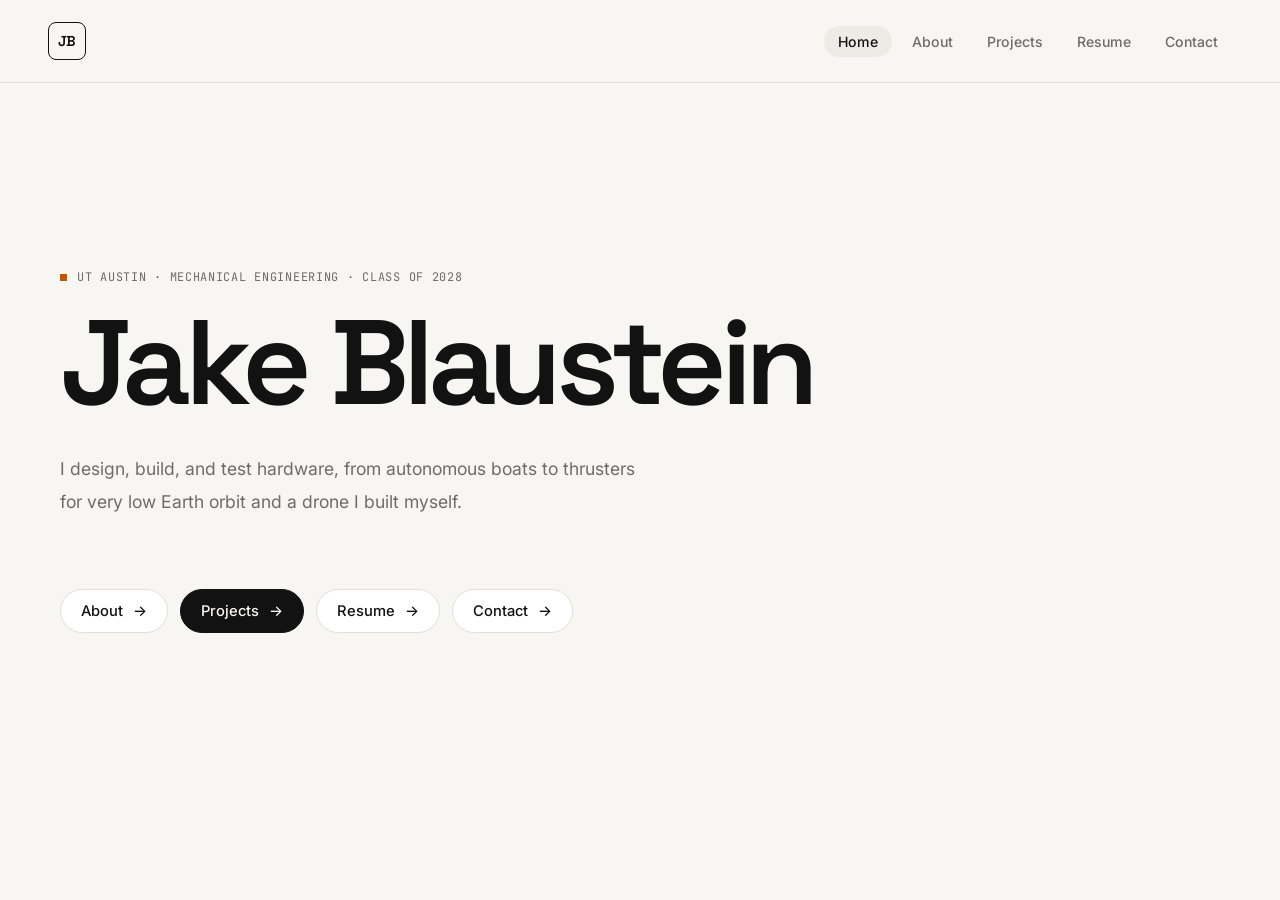
<file: index.html>
<!DOCTYPE html>
<html lang="en">
<head>
  <meta charset="UTF-8">
  <meta name="viewport" content="width=device-width, initial-scale=1.0">
  <title>Jake Blaustein | Mechanical Engineering</title>
  <meta name="description" content="Portfolio of Jake Blaustein, mechanical engineering student at UT Austin.">
  <link href="https://fonts.googleapis.com/css2?family=Inter:wght@400;500&family=JetBrains+Mono:wght@400;500&family=Space+Grotesk:wght@500;600&display=swap" rel="stylesheet">
  <link rel="stylesheet" href="styles.css">
</head>
<body>
  <nav>
    <a href="index.html" class="nav-logo">JB</a>
    <div class="nav-links">
      <a href="index.html" class="active">Home</a>
      <a href="about.html">About</a>
      <a href="projects.html">Projects</a>
      <a href="resume.html">Resume</a>
      <a href="contact.html">Contact</a>
    </div>
  </nav>

  <main class="home">
    <span class="label">UT Austin · Mechanical Engineering · Class of 2028</span>
    <h1 class="xl">Jake Blaustein</h1>
    <p class="tagline">I design, build, and test hardware, from autonomous boats to thrusters for very low Earth orbit and a drone I built myself.</p>
    <div class="links">
      <a href="about.html" class="link">About</a>
      <a href="projects.html" class="link primary">Projects</a>
      <a href="resume.html" class="link">Resume</a>
      <a href="contact.html" class="link">Contact</a>
    </div>
  </main>
</body>
</html>
</file>
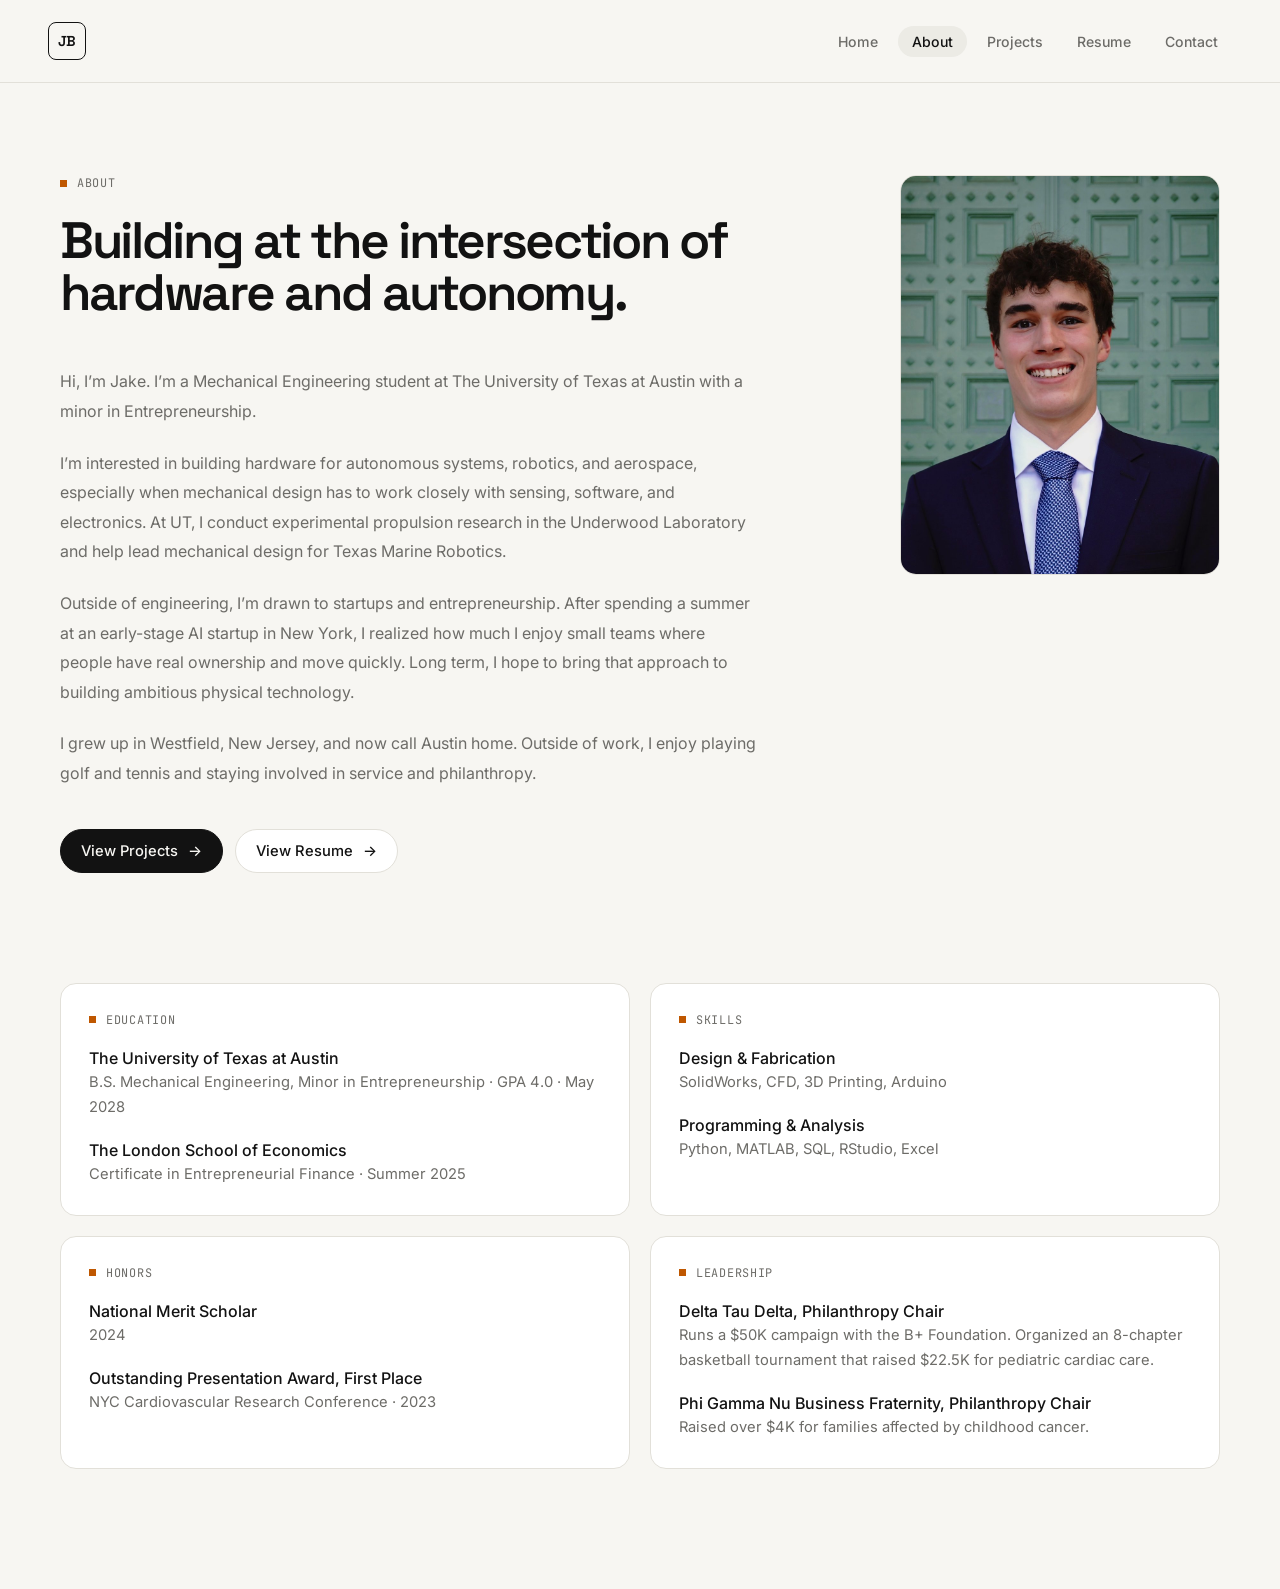
<file: about.html>
<!DOCTYPE html>
<html lang="en">
<head>
  <meta charset="UTF-8">
  <meta name="viewport" content="width=device-width, initial-scale=1.0">
  <title>About | Jake Blaustein</title>
  <link href="https://fonts.googleapis.com/css2?family=Inter:wght@400;500&family=JetBrains+Mono:wght@400;500&family=Space+Grotesk:wght@500;600&display=swap" rel="stylesheet">
  <link rel="stylesheet" href="styles.css">
</head>
<body>
  <nav>
    <a href="index.html" class="nav-logo">JB</a>
    <div class="nav-links">
      <a href="index.html">Home</a>
      <a href="about.html" class="active">About</a>
      <a href="projects.html">Projects</a>
      <a href="resume.html">Resume</a>
      <a href="contact.html">Contact</a>
    </div>
  </nav>

  <main>
    <section class="about">
      <div>
        <span class="label">About</span>
        <h1>Building at the intersection of hardware and autonomy.</h1>
        <div class="copy">
          <p>Hi, I&rsquo;m Jake. I&rsquo;m a Mechanical Engineering student at The University of Texas at Austin with a minor in Entrepreneurship.</p>
          <p>I&rsquo;m interested in building hardware for autonomous systems, robotics, and aerospace, especially when mechanical design has to work closely with sensing, software, and electronics. At UT, I conduct experimental propulsion research in the Underwood Laboratory and help lead mechanical design for Texas Marine Robotics.</p>
          <p>Outside of engineering, I&rsquo;m drawn to startups and entrepreneurship. After spending a summer at an early-stage AI startup in New York, I realized how much I enjoy small teams where people have real ownership and move quickly. Long term, I hope to bring that approach to building ambitious physical technology.</p>
          <p>I grew up in Westfield, New Jersey, and now call Austin home. Outside of work, I enjoy playing golf and tennis and staying involved in service and philanthropy.</p>
        </div>
        <div class="links">
          <a class="link primary" href="projects.html">View Projects</a>
          <a class="link" href="resume.html">View Resume</a>
        </div>
      </div>

      <aside class="portrait">
        <img src="images/headshot.jpg" alt="Jake Blaustein">
      </aside>
    </section>

    <div class="about-facts">
      <section>
        <span class="label">Education</span>
        <div class="item">
          <div class="item-title">The University of Texas at Austin</div>
          <div class="item-sub">B.S. Mechanical Engineering, Minor in Entrepreneurship · GPA 4.0 · May 2028</div>
        </div>
        <div class="item">
          <div class="item-title">The London School of Economics</div>
          <div class="item-sub">Certificate in Entrepreneurial Finance · Summer 2025</div>
        </div>
      </section>

      <section>
        <span class="label">Skills</span>
        <div class="item">
          <div class="item-title">Design &amp; Fabrication</div>
          <div class="item-sub">SolidWorks, CFD, 3D Printing, Arduino</div>
        </div>
        <div class="item">
          <div class="item-title">Programming &amp; Analysis</div>
          <div class="item-sub">Python, MATLAB, SQL, RStudio, Excel</div>
        </div>
      </section>

      <section>
        <span class="label">Honors</span>
        <div class="item">
          <div class="item-title">National Merit Scholar</div>
          <div class="item-sub">2024</div>
        </div>
        <div class="item">
          <div class="item-title">Outstanding Presentation Award, First Place</div>
          <div class="item-sub">NYC Cardiovascular Research Conference · 2023</div>
        </div>
      </section>

      <section>
        <span class="label">Leadership</span>
        <div class="item">
          <div class="item-title">Delta Tau Delta, Philanthropy Chair</div>
          <div class="item-sub">Runs a $50K campaign with the B+ Foundation. Organized an 8-chapter basketball tournament that raised $22.5K for pediatric cardiac care.</div>
        </div>
        <div class="item">
          <div class="item-title">Phi Gamma Nu Business Fraternity, Philanthropy Chair</div>
          <div class="item-sub">Raised over $4K for families affected by childhood cancer.</div>
        </div>
      </section>
    </div>
  </main>
</body>
</html>
</file>
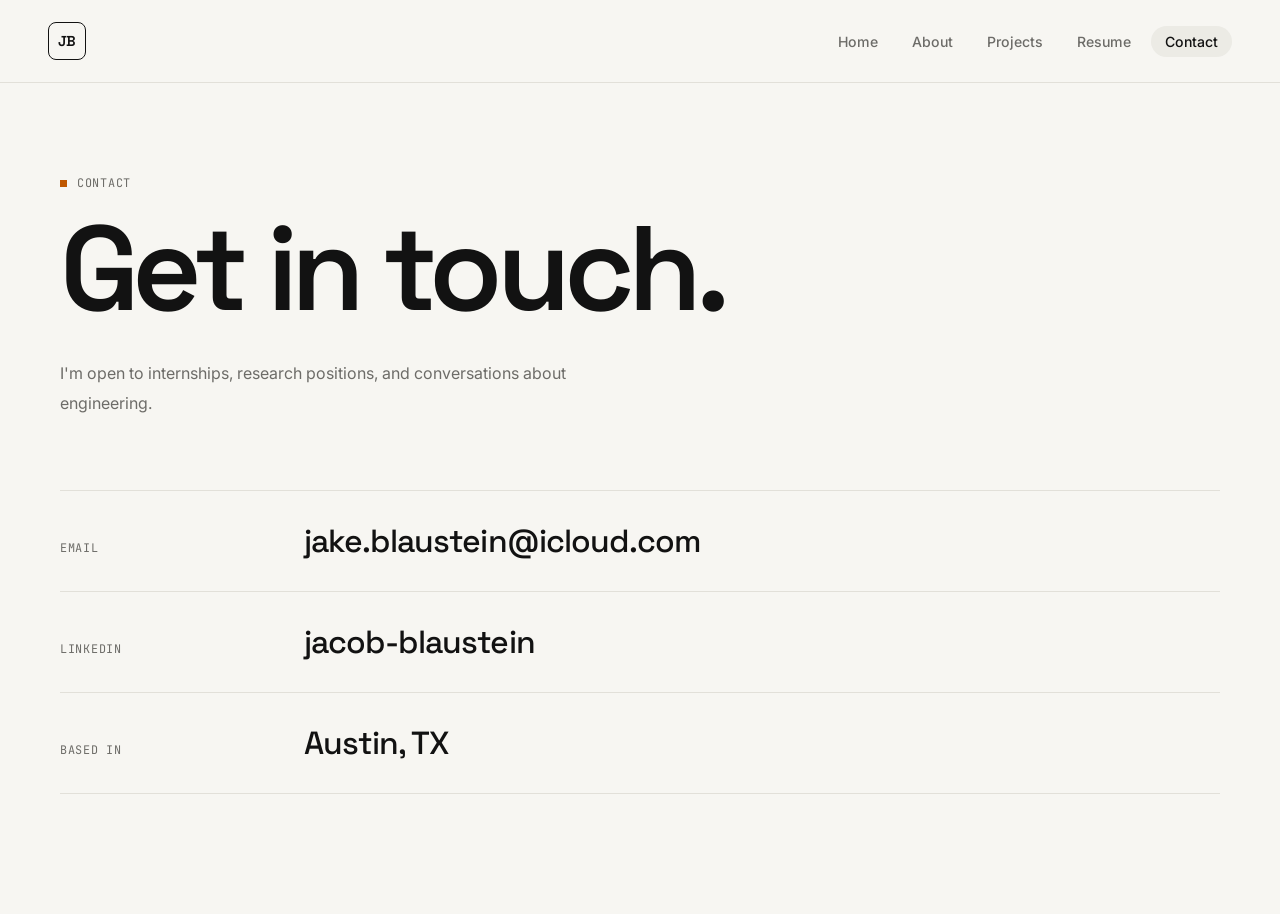
<file: contact.html>
<!DOCTYPE html>
<html lang="en">
<head>
  <meta charset="UTF-8">
  <meta name="viewport" content="width=device-width, initial-scale=1.0">
  <title>Contact | Jake Blaustein</title>
  <link href="https://fonts.googleapis.com/css2?family=Inter:wght@400;500&family=JetBrains+Mono:wght@400;500&family=Space+Grotesk:wght@500;600&display=swap" rel="stylesheet">
  <link rel="stylesheet" href="styles.css">
</head>
<body>
  <nav>
    <a href="index.html" class="nav-logo">JB</a>
    <div class="nav-links">
      <a href="index.html">Home</a>
      <a href="about.html">About</a>
      <a href="projects.html">Projects</a>
      <a href="resume.html">Resume</a>
      <a href="contact.html" class="active">Contact</a>
    </div>
  </nav>

  <main>
    <span class="label">Contact</span>
    <h1 class="xl">Get in touch.</h1>
    <p class="intro">I'm open to internships, research positions, and conversations about engineering.</p>

    <section class="contact-list" aria-label="Contact links">
      <div class="contact-item">
        <span class="contact-label">Email</span>
        <a href="mailto:jake.blaustein@icloud.com" class="contact-link">jake.blaustein@icloud.com</a>
      </div>
      <div class="contact-item">
        <span class="contact-label">LinkedIn</span>
        <a href="https://www.linkedin.com/in/jacob-blaustein" target="_blank" rel="noopener" class="contact-link">jacob-blaustein</a>
      </div>
      <div class="contact-item">
        <span class="contact-label">Based In</span>
        <span class="contact-link">Austin, TX</span>
      </div>
    </section>
  </main>
</body>
</html>
</file>
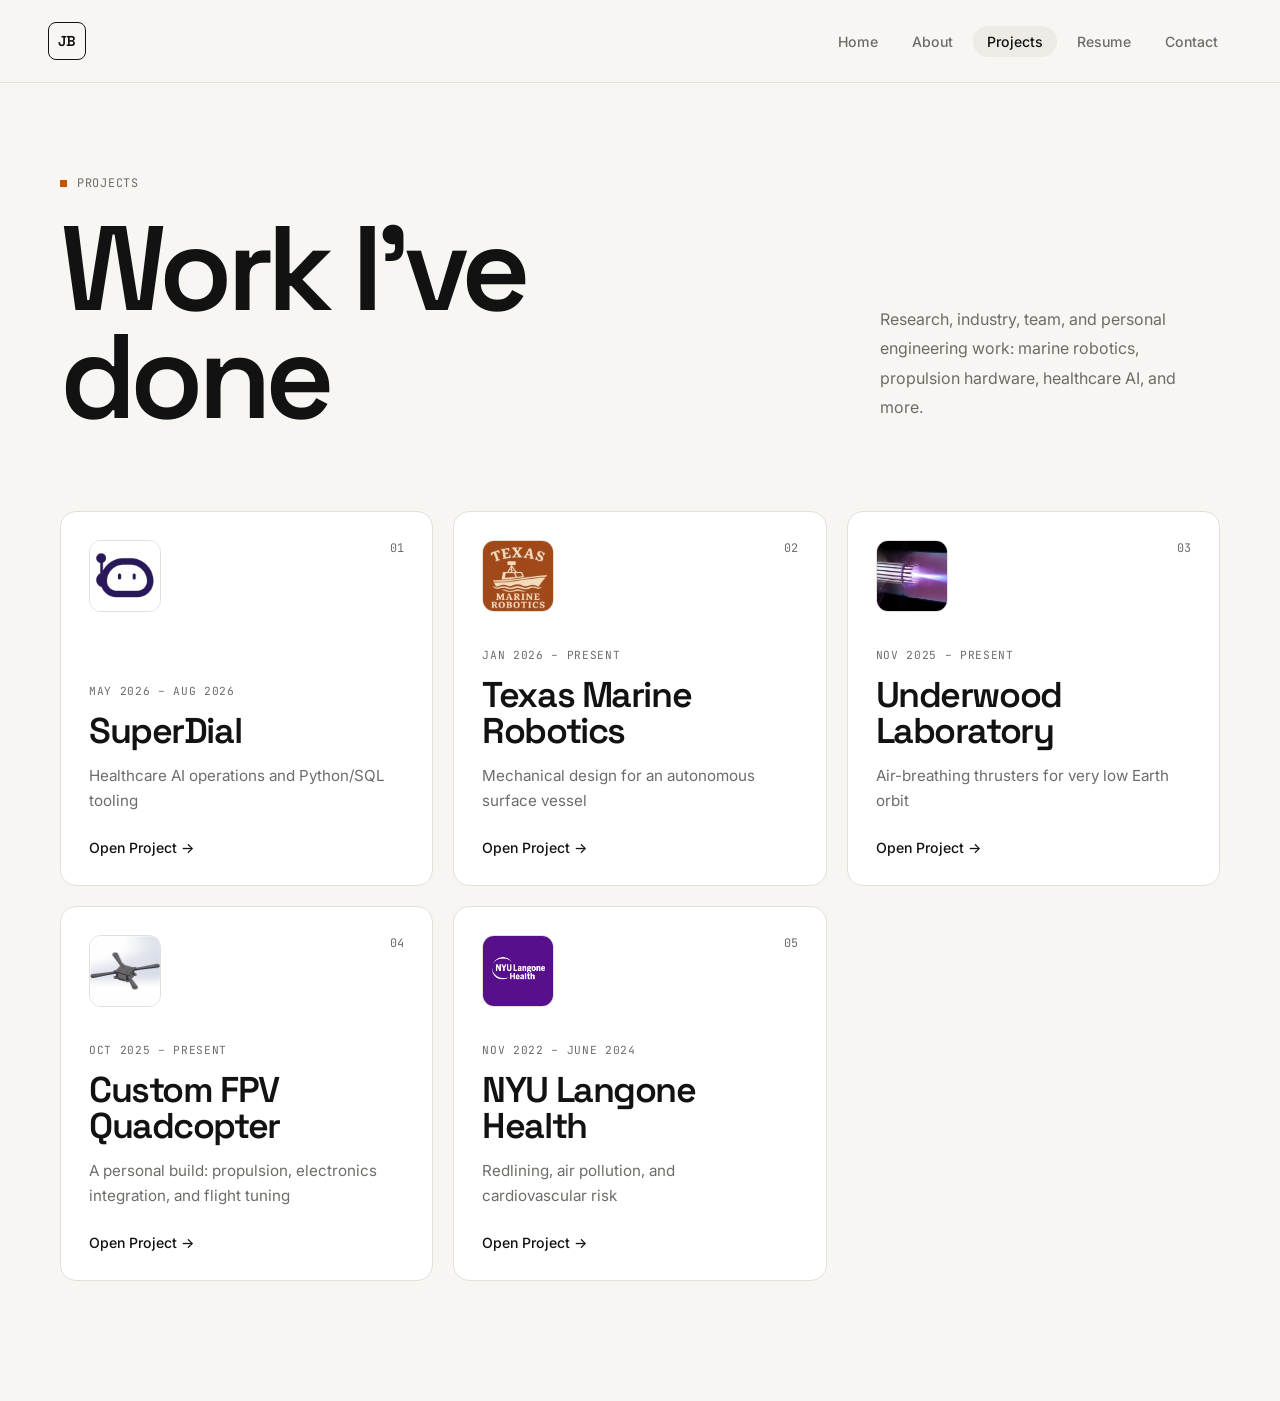
<file: projects.html>
<!DOCTYPE html>
<html lang="en">
<head>
  <meta charset="UTF-8">
  <meta name="viewport" content="width=device-width, initial-scale=1.0">
  <title>Projects | Jake Blaustein</title>
  <link href="https://fonts.googleapis.com/css2?family=Inter:wght@400;500&family=JetBrains+Mono:wght@400;500&family=Space+Grotesk:wght@500;600&display=swap" rel="stylesheet">
  <link rel="stylesheet" href="styles.css">
</head>
<body>
  <nav>
    <a href="index.html" class="nav-logo">JB</a>
    <div class="nav-links">
      <a href="index.html">Home</a>
      <a href="about.html">About</a>
      <a href="projects.html" class="active">Projects</a>
      <a href="resume.html">Resume</a>
      <a href="contact.html">Contact</a>
    </div>
  </nav>

  <main>
    <section class="hero">
      <div>
        <span class="label">Projects</span>
        <h1 class="xl">Work I&rsquo;ve done</h1>
      </div>
      <p>Research, industry, team, and personal engineering work: marine robotics, propulsion hardware, healthcare AI, and more.</p>
    </section>

    <section class="card-grid" aria-label="Projects">
      <a href="projects/superdial.html" class="card">
        <div class="card-logo"><img src="images/superdial-logo.jpg" alt="SuperDial logo"></div>
        <div>
          <span class="meta">May 2026 – Aug 2026</span>
          <h2>SuperDial</h2>
          <p>Healthcare AI operations and Python/SQL tooling</p>
          <span class="card-link">Open Project</span>
        </div>
      </a>

      <a href="projects/texas-marine-robotics.html" class="card">
        <div class="card-logo"><img src="images/tmr-logo.jpg" alt="Texas Marine Robotics logo"></div>
        <div>
          <span class="meta">Jan 2026 – Present</span>
          <h2>Texas Marine Robotics</h2>
          <p>Mechanical design for an autonomous surface vessel</p>
          <span class="card-link">Open Project</span>
        </div>
      </a>

      <a href="projects/underwood-lab.html" class="card">
        <div class="card-logo"><img src="images/underwood-thruster.webp" alt="Thruster plume during testing"></div>
        <div>
          <span class="meta">Nov 2025 – Present</span>
          <h2>Underwood Laboratory</h2>
          <p>Air-breathing thrusters for very low Earth orbit</p>
          <span class="card-link">Open Project</span>
        </div>
      </a>

      <a href="projects/quadcopter.html" class="card">
        <div class="card-logo"><img src="images/quadcopter-icon.png" alt="CAD model of the quadcopter frame"></div>
        <div>
          <span class="meta">Oct 2025 – Present</span>
          <h2>Custom FPV Quadcopter</h2>
          <p>A personal build: propulsion, electronics integration, and flight tuning</p>
          <span class="card-link">Open Project</span>
        </div>
      </a>

      <a href="projects/nyu-langone.html" class="card">
        <div class="card-logo"><img src="images/nyu-langone-logo.png" alt="NYU Langone Health logo"></div>
        <div>
          <span class="meta">Nov 2022 – June 2024</span>
          <h2>NYU Langone Health</h2>
          <p>Redlining, air pollution, and cardiovascular risk</p>
          <span class="card-link">Open Project</span>
        </div>
      </a>
    </section>
  </main>
</body>
</html>
</file>
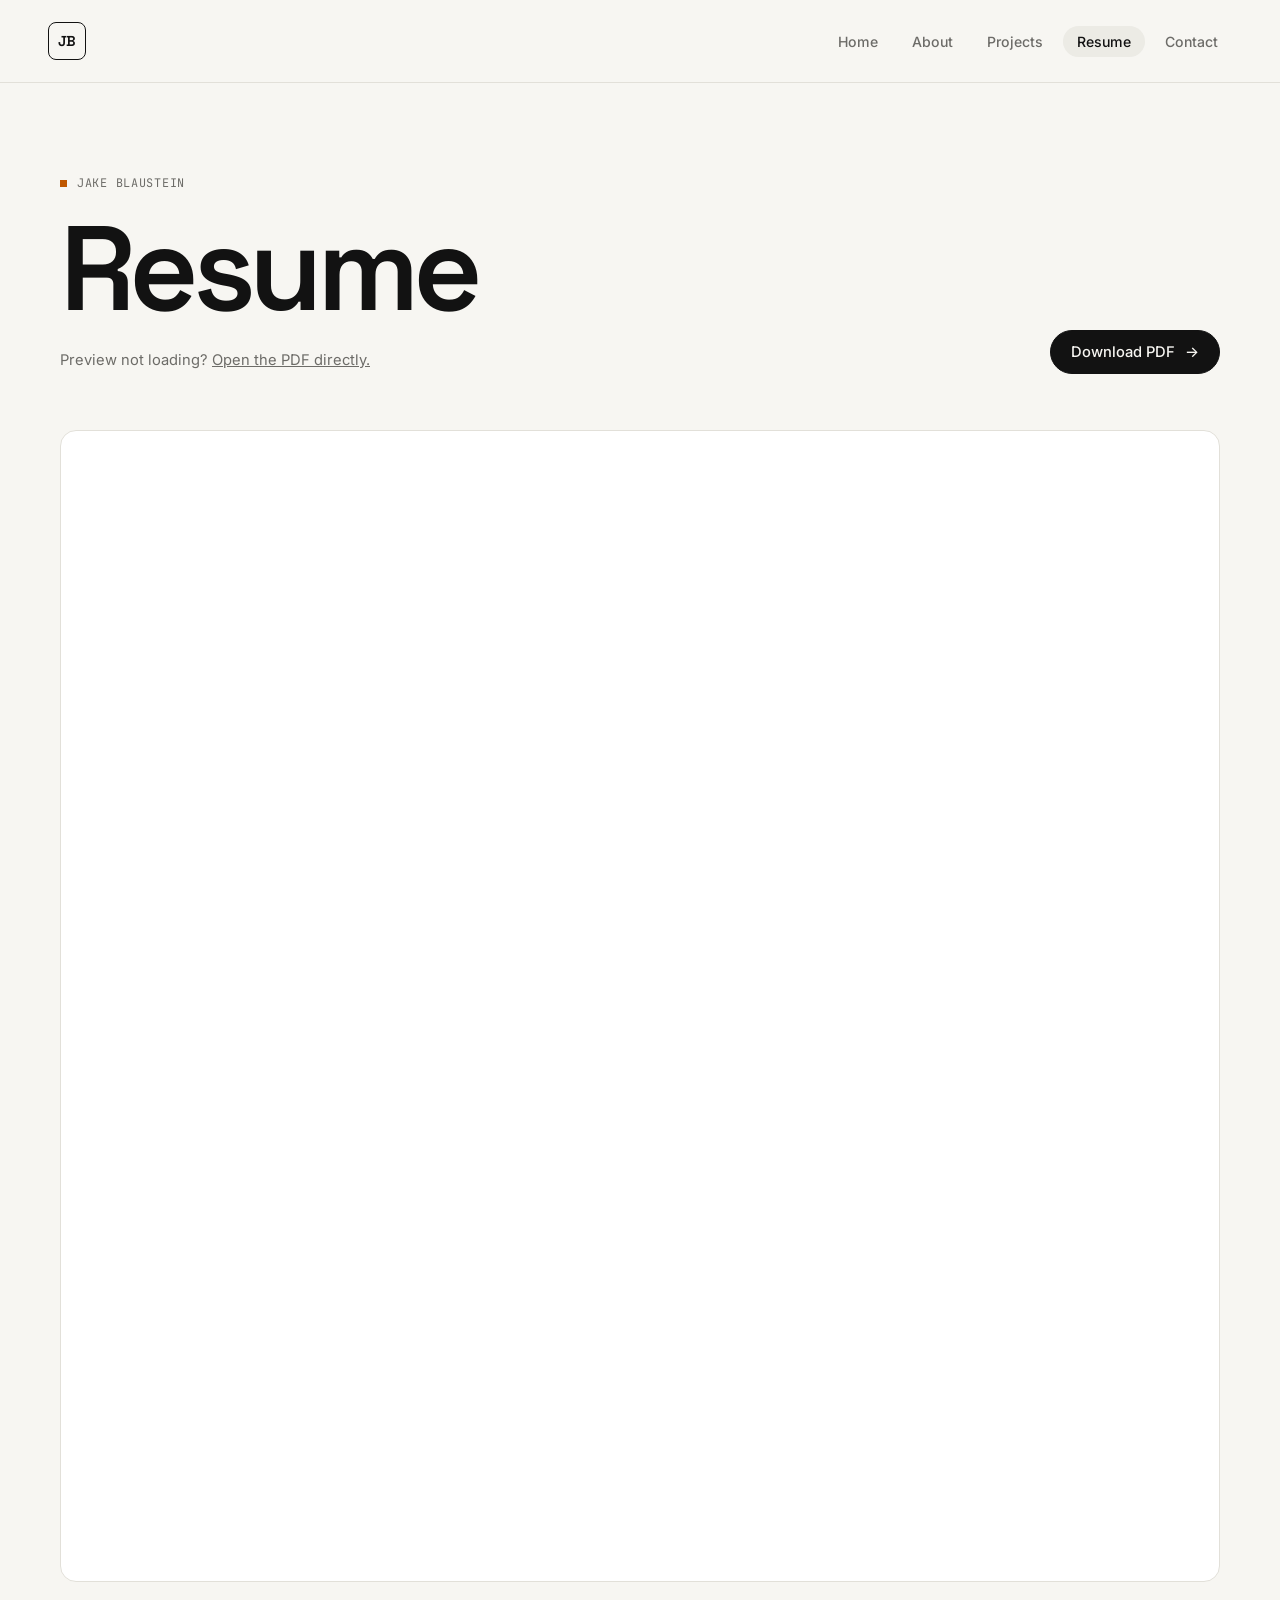
<file: resume.html>
<!DOCTYPE html>
<html lang="en">
<head>
  <meta charset="UTF-8">
  <meta name="viewport" content="width=device-width, initial-scale=1.0">
  <title>Resume | Jake Blaustein</title>
  <link href="https://fonts.googleapis.com/css2?family=Inter:wght@400;500&family=JetBrains+Mono:wght@400;500&family=Space+Grotesk:wght@500;600&display=swap" rel="stylesheet">
  <link rel="stylesheet" href="styles.css">
</head>
<body>
  <nav>
    <a href="index.html" class="nav-logo">JB</a>
    <div class="nav-links">
      <a href="index.html">Home</a>
      <a href="about.html">About</a>
      <a href="projects.html">Projects</a>
      <a href="resume.html" class="active">Resume</a>
      <a href="contact.html">Contact</a>
    </div>
  </nav>

  <main>
    <section class="resume-head">
      <div>
        <span class="label">Jake Blaustein</span>
        <h1 class="xl">Resume</h1>
        <p>Preview not loading? <a href="resume.pdf" target="_blank">Open the PDF directly.</a></p>
      </div>
      <a class="link primary" href="resume.pdf" download="Jake Blaustein Resume.pdf">Download PDF</a>
    </section>

    <div class="resume-viewer">
      <iframe src="resume.pdf" title="Jake Blaustein resume"></iframe>
    </div>
  </main>
</body>
</html>
</file>
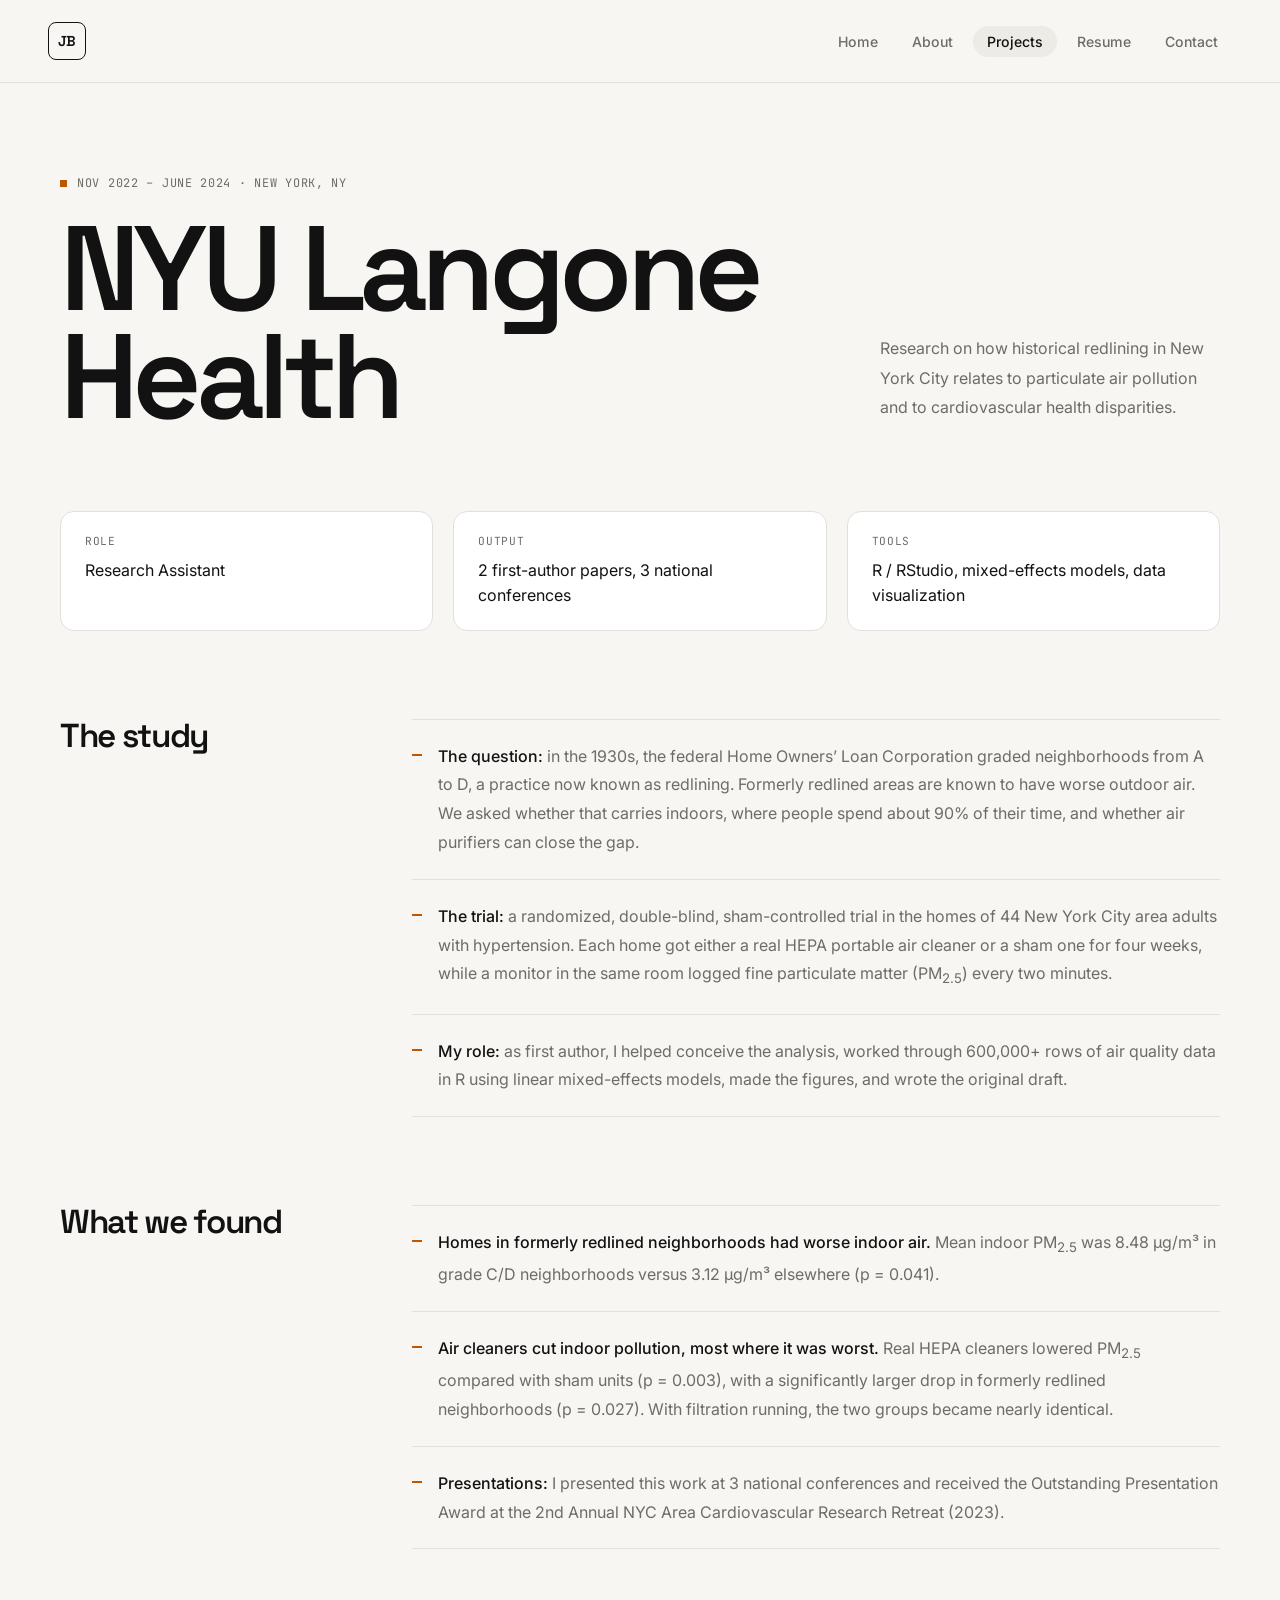
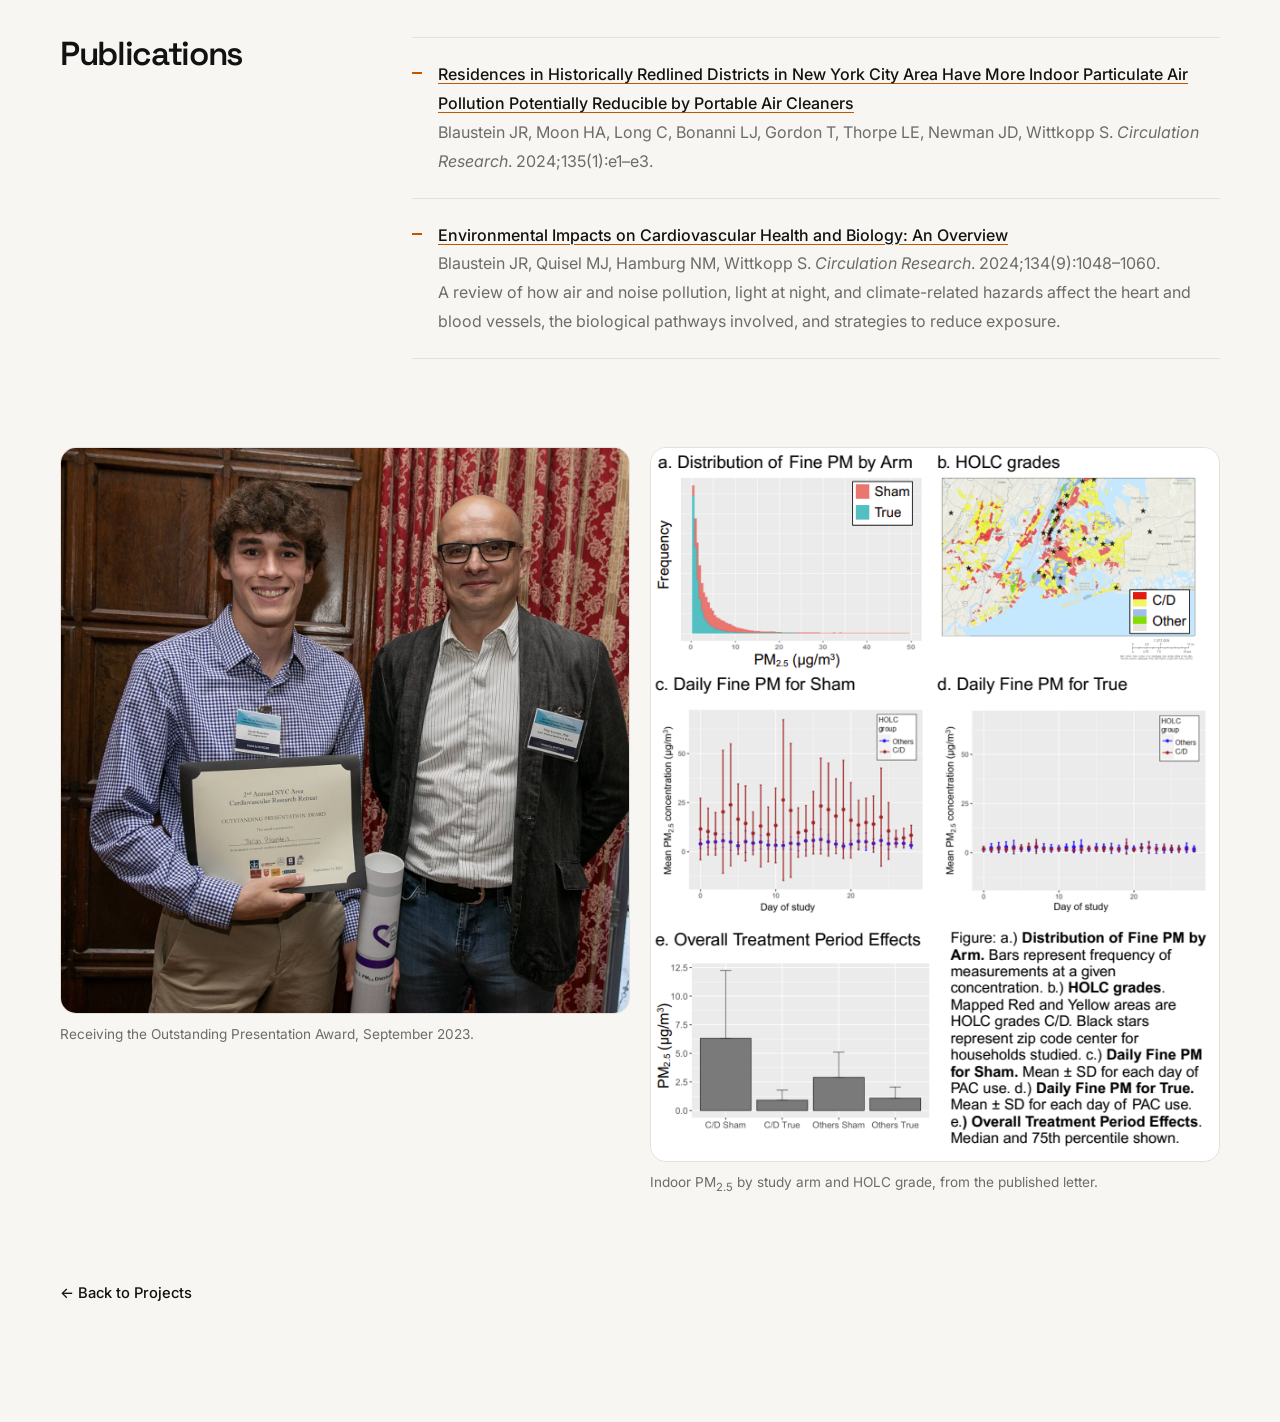
<file: projects/nyu-langone.html>
<!DOCTYPE html>
<html lang="en">
<head>
  <meta charset="UTF-8">
  <meta name="viewport" content="width=device-width, initial-scale=1.0">
  <title>NYU Langone Health | Jake Blaustein</title>
  <link href="https://fonts.googleapis.com/css2?family=Inter:wght@400;500&family=JetBrains+Mono:wght@400;500&family=Space+Grotesk:wght@500;600&display=swap" rel="stylesheet">
  <link rel="stylesheet" href="../styles.css">
</head>
<body>
  <nav>
    <a href="../index.html" class="nav-logo">JB</a>
    <div class="nav-links">
      <a href="../index.html">Home</a>
      <a href="../about.html">About</a>
      <a href="../projects.html" class="active">Projects</a>
      <a href="../resume.html">Resume</a>
      <a href="../contact.html">Contact</a>
    </div>
  </nav>

  <main>
    <section class="hero">
      <div>
        <span class="label">Nov 2022 – June 2024 · New York, NY</span>
        <h1 class="xl">NYU Langone Health</h1>
      </div>
      <p>Research on how historical redlining in New York City relates to particulate air pollution and to cardiovascular health disparities.</p>
    </section>

    <dl class="facts">
      <div><dt>Role</dt><dd>Research Assistant</dd></div>
      <div><dt>Output</dt><dd>2 first-author papers, 3 national conferences</dd></div>
      <div><dt>Tools</dt><dd>R / RStudio, mixed-effects models, data visualization</dd></div>
    </dl>

    <section class="detail">
      <h2>The study</h2>
      <ul class="highlights">
        <li><strong>The question:</strong> in the 1930s, the federal Home Owners&rsquo; Loan Corporation graded neighborhoods from A to D, a practice now known as redlining. Formerly redlined areas are known to have worse outdoor air. We asked whether that carries indoors, where people spend about 90% of their time, and whether air purifiers can close the gap.</li>
        <li><strong>The trial:</strong> a randomized, double-blind, sham-controlled trial in the homes of 44 New York City area adults with hypertension. Each home got either a real HEPA portable air cleaner or a sham one for four weeks, while a monitor in the same room logged fine particulate matter (PM<sub>2.5</sub>) every two minutes.</li>
        <li><strong>My role:</strong> as first author, I helped conceive the analysis, worked through 600,000+ rows of air quality data in R using linear mixed-effects models, made the figures, and wrote the original draft.</li>
      </ul>
    </section>

    <section class="detail">
      <h2>What we found</h2>
      <ul class="highlights">
        <li><strong>Homes in formerly redlined neighborhoods had worse indoor air.</strong> Mean indoor PM<sub>2.5</sub> was 8.48 &micro;g/m&sup3; in grade C/D neighborhoods versus 3.12 &micro;g/m&sup3; elsewhere (p = 0.041).</li>
        <li><strong>Air cleaners cut indoor pollution, most where it was worst.</strong> Real HEPA cleaners lowered PM<sub>2.5</sub> compared with sham units (p = 0.003), with a significantly larger drop in formerly redlined neighborhoods (p = 0.027). With filtration running, the two groups became nearly identical.</li>
        <li><strong>Presentations:</strong> I presented this work at 3 national conferences and received the Outstanding Presentation Award at the 2nd Annual NYC Area Cardiovascular Research Retreat (2023).</li>
      </ul>
    </section>

    <section class="detail">
      <h2>Publications</h2>
      <ul class="highlights">
        <li><strong><a href="https://doi.org/10.1161/CIRCRESAHA.124.324486" target="_blank" rel="noopener">Residences in Historically Redlined Districts in New York City Area Have More Indoor Particulate Air Pollution Potentially Reducible by Portable Air Cleaners</a></strong><br>Blaustein JR, Moon HA, Long C, Bonanni LJ, Gordon T, Thorpe LE, Newman JD, Wittkopp S. <em>Circulation Research</em>. 2024;135(1):e1&ndash;e3.</li>
        <li><strong><a href="https://doi.org/10.1161/CIRCRESAHA.123.323613" target="_blank" rel="noopener">Environmental Impacts on Cardiovascular Health and Biology: An Overview</a></strong><br>Blaustein JR, Quisel MJ, Hamburg NM, Wittkopp S. <em>Circulation Research</em>. 2024;134(9):1048&ndash;1060.<br>A review of how air and noise pollution, light at night, and climate-related hazards affect the heart and blood vessels, the biological pathways involved, and strategies to reduce exposure.</li>
      </ul>
    </section>

    <section class="figures natural">
      <figure>
        <img src="../images/nyu-award.jpg" alt="Jake Blaustein holding the Outstanding Presentation Award certificate at the NYC Area Cardiovascular Research Retreat">
        <figcaption>Receiving the Outstanding Presentation Award, September 2023.</figcaption>
      </figure>
      <figure>
        <img src="../images/nyu-figure.png" alt="Five-panel figure showing indoor PM2.5 by study arm, a map of HOLC grades with participant locations, daily PM2.5 for sham and true arms, and overall treatment effects">
        <figcaption>Indoor PM<sub>2.5</sub> by study arm and HOLC grade, from the published letter.</figcaption>
      </figure>
    </section>

    <a href="../projects.html" class="back-link">&larr; Back to Projects</a>
  </main>
</body>
</html>
</file>
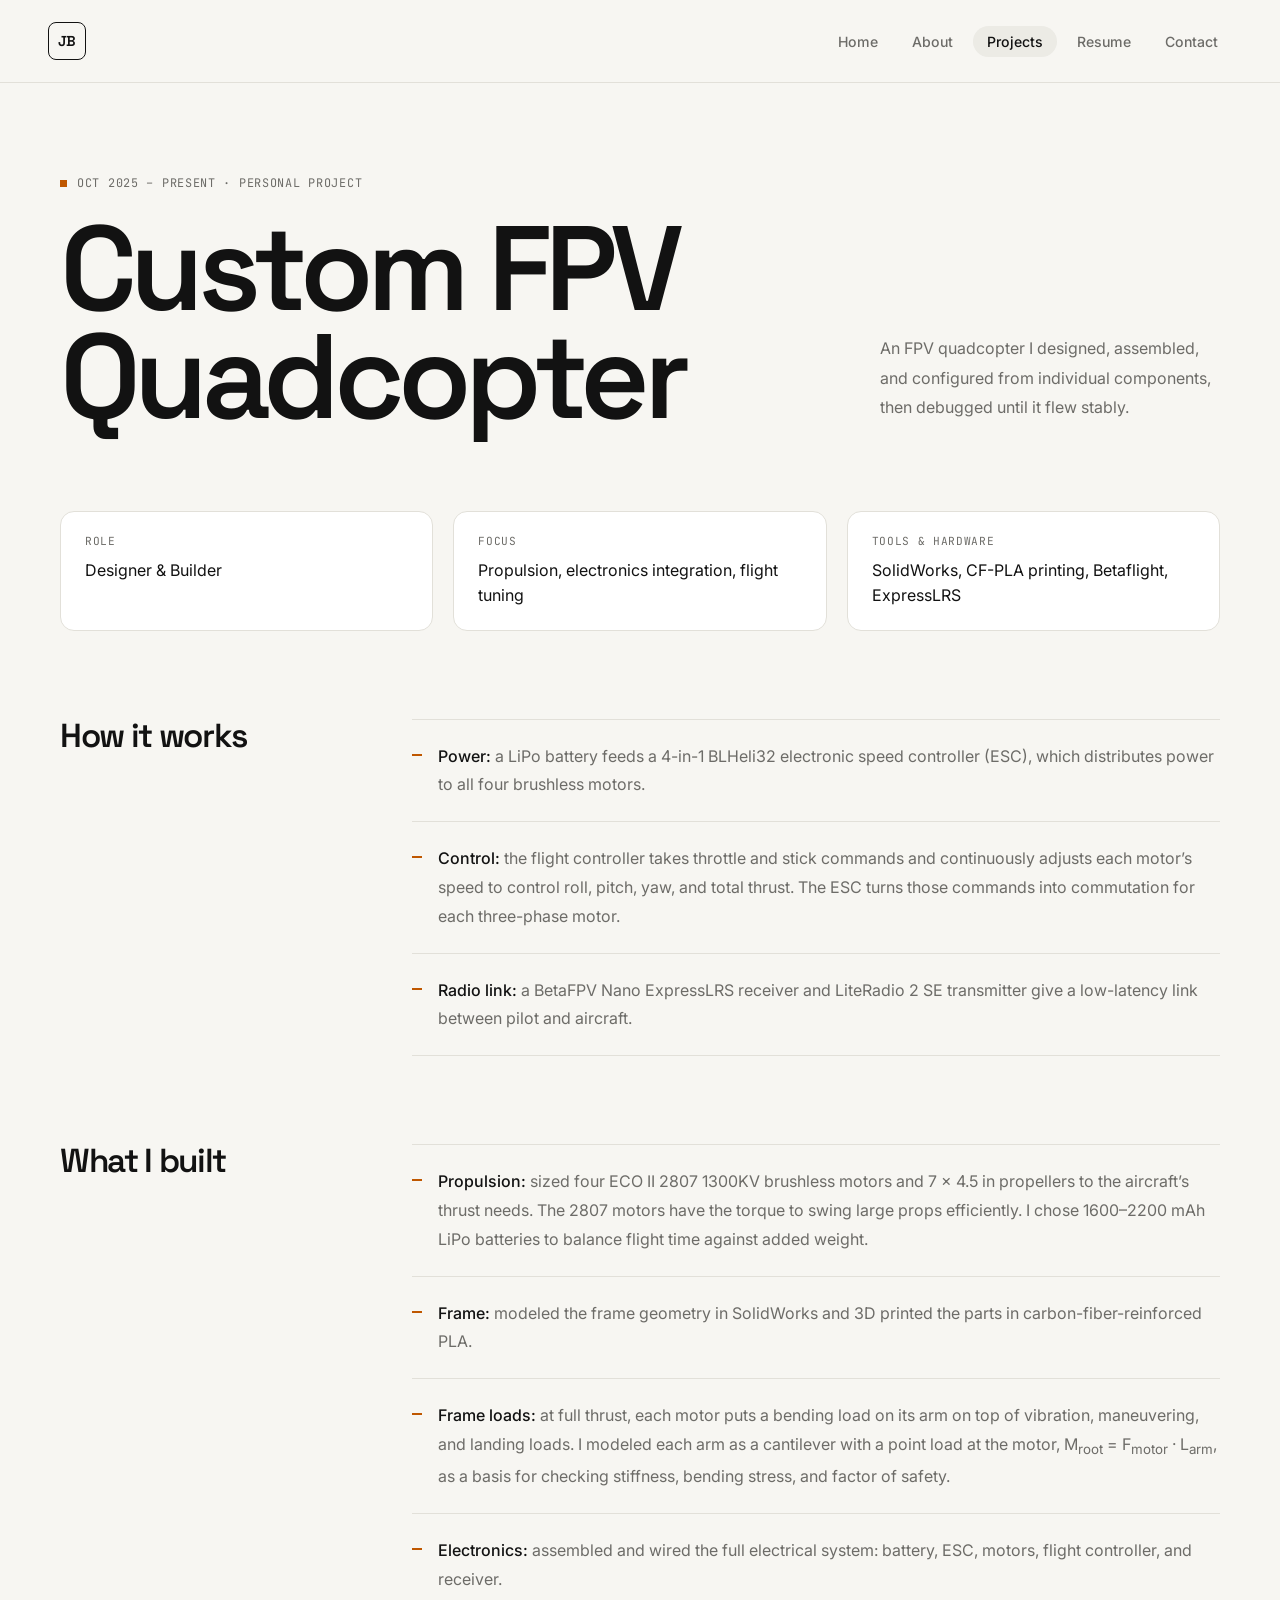
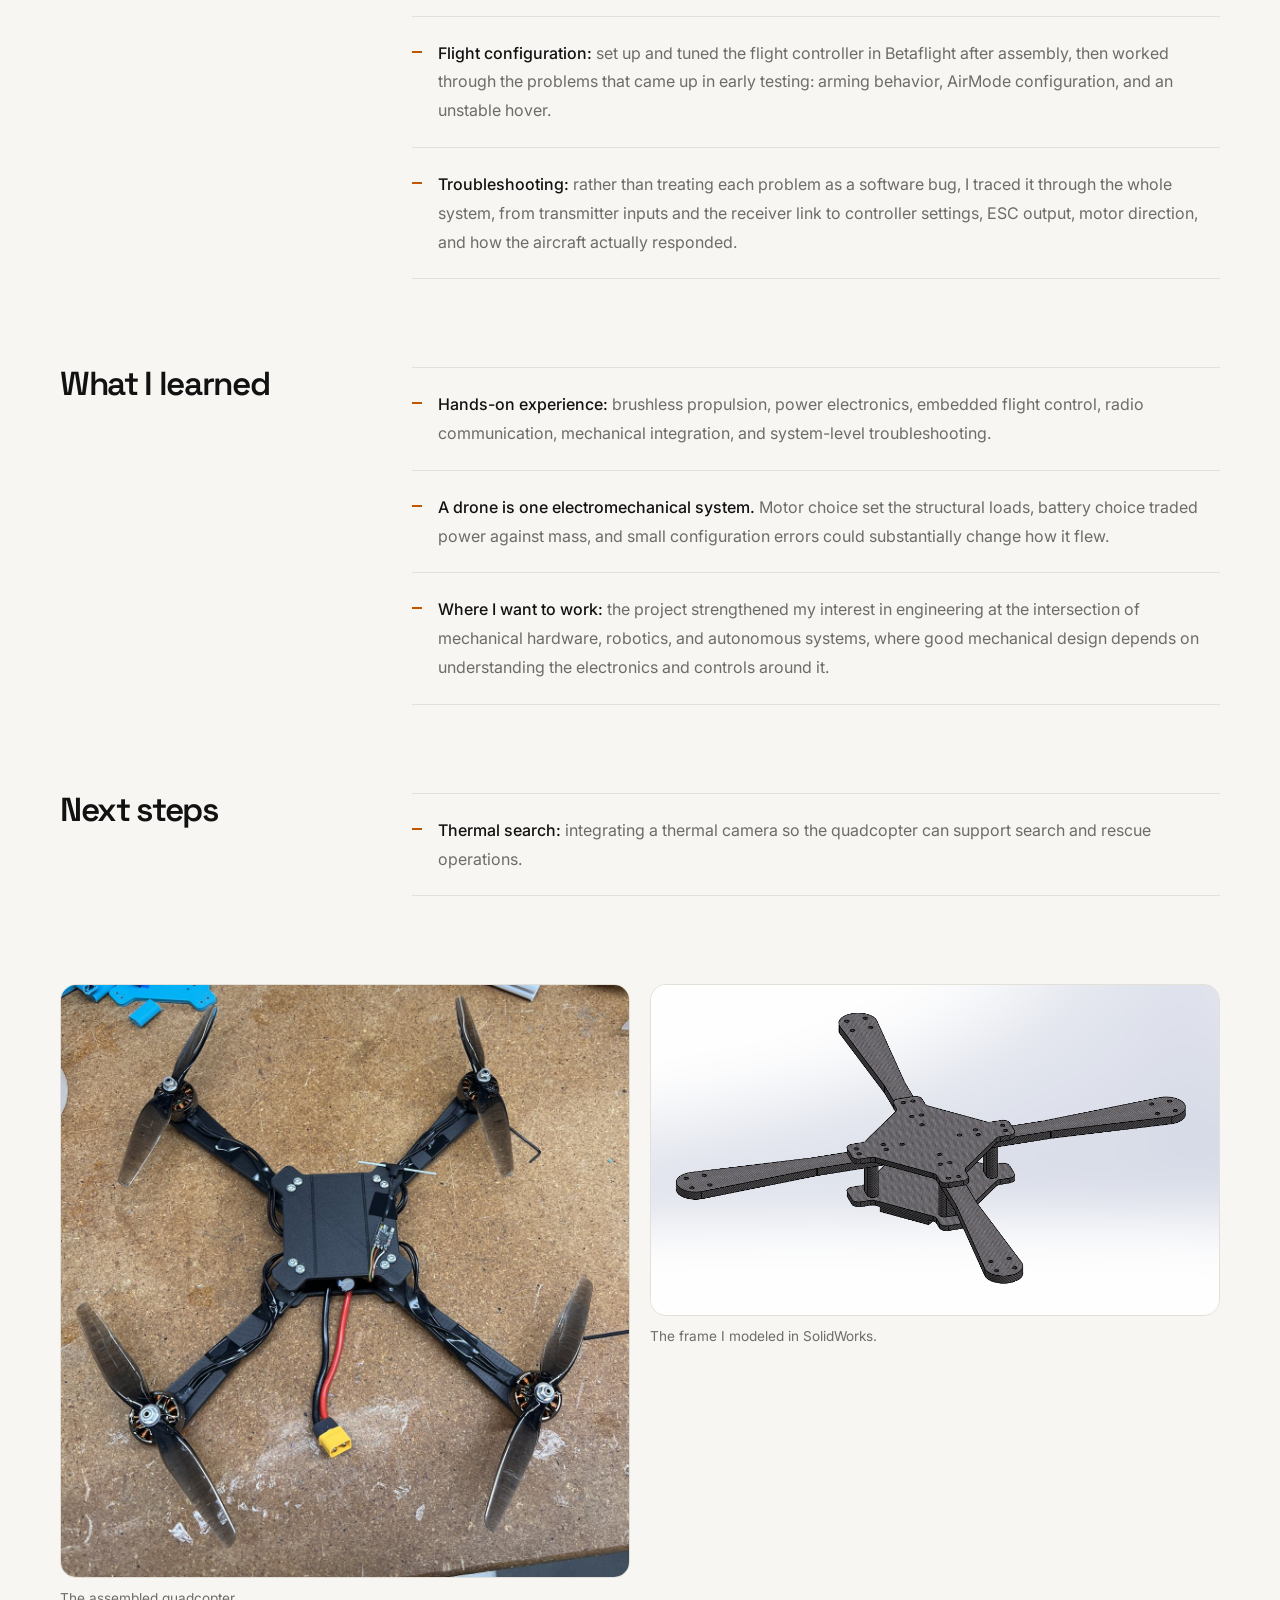
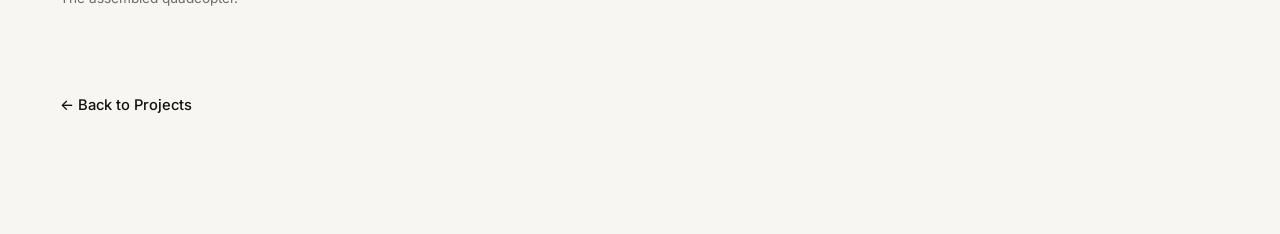
<file: projects/quadcopter.html>
<!DOCTYPE html>
<html lang="en">
<head>
  <meta charset="UTF-8">
  <meta name="viewport" content="width=device-width, initial-scale=1.0">
  <title>Custom FPV Quadcopter | Jake Blaustein</title>
  <link href="https://fonts.googleapis.com/css2?family=Inter:wght@400;500&family=JetBrains+Mono:wght@400;500&family=Space+Grotesk:wght@500;600&display=swap" rel="stylesheet">
  <link rel="stylesheet" href="../styles.css">
</head>
<body>
  <nav>
    <a href="../index.html" class="nav-logo">JB</a>
    <div class="nav-links">
      <a href="../index.html">Home</a>
      <a href="../about.html">About</a>
      <a href="../projects.html" class="active">Projects</a>
      <a href="../resume.html">Resume</a>
      <a href="../contact.html">Contact</a>
    </div>
  </nav>

  <main>
    <section class="hero">
      <div>
        <span class="label">Oct 2025 – Present · Personal Project</span>
        <h1 class="xl">Custom FPV Quadcopter</h1>
      </div>
      <p>An FPV quadcopter I designed, assembled, and configured from individual components, then debugged until it flew stably.</p>
    </section>

    <dl class="facts">
      <div><dt>Role</dt><dd>Designer &amp; Builder</dd></div>
      <div><dt>Focus</dt><dd>Propulsion, electronics integration, flight tuning</dd></div>
      <div><dt>Tools &amp; Hardware</dt><dd>SolidWorks, CF-PLA printing, Betaflight, ExpressLRS</dd></div>
    </dl>

    <section class="detail">
      <h2>How it works</h2>
      <ul class="highlights">
        <li><strong>Power:</strong> a LiPo battery feeds a 4-in-1 BLHeli32 electronic speed controller (ESC), which distributes power to all four brushless motors.</li>
        <li><strong>Control:</strong> the flight controller takes throttle and stick commands and continuously adjusts each motor&rsquo;s speed to control roll, pitch, yaw, and total thrust. The ESC turns those commands into commutation for each three-phase motor.</li>
        <li><strong>Radio link:</strong> a BetaFPV Nano ExpressLRS receiver and LiteRadio 2 SE transmitter give a low-latency link between pilot and aircraft.</li>
      </ul>
    </section>

    <section class="detail">
      <h2>What I built</h2>
      <ul class="highlights">
        <li><strong>Propulsion:</strong> sized four ECO II 2807 1300KV brushless motors and 7 &times; 4.5 in propellers to the aircraft&rsquo;s thrust needs. The 2807 motors have the torque to swing large props efficiently. I chose 1600&ndash;2200 mAh LiPo batteries to balance flight time against added weight.</li>
        <li><strong>Frame:</strong> modeled the frame geometry in SolidWorks and 3D printed the parts in carbon-fiber-reinforced PLA.</li>
        <li><strong>Frame loads:</strong> at full thrust, each motor puts a bending load on its arm on top of vibration, maneuvering, and landing loads. I modeled each arm as a cantilever with a point load at the motor, M<sub>root</sub> = F<sub>motor</sub> &middot; L<sub>arm</sub>, as a basis for checking stiffness, bending stress, and factor of safety.</li>
        <li><strong>Electronics:</strong> assembled and wired the full electrical system: battery, ESC, motors, flight controller, and receiver.</li>
        <li><strong>Flight configuration:</strong> set up and tuned the flight controller in Betaflight after assembly, then worked through the problems that came up in early testing: arming behavior, AirMode configuration, and an unstable hover.</li>
        <li><strong>Troubleshooting:</strong> rather than treating each problem as a software bug, I traced it through the whole system, from transmitter inputs and the receiver link to controller settings, ESC output, motor direction, and how the aircraft actually responded.</li>
      </ul>
    </section>

    <section class="detail">
      <h2>What I learned</h2>
      <ul class="highlights">
        <li><strong>Hands-on experience:</strong> brushless propulsion, power electronics, embedded flight control, radio communication, mechanical integration, and system-level troubleshooting.</li>
        <li><strong>A drone is one electromechanical system.</strong> Motor choice set the structural loads, battery choice traded power against mass, and small configuration errors could substantially change how it flew.</li>
        <li><strong>Where I want to work:</strong> the project strengthened my interest in engineering at the intersection of mechanical hardware, robotics, and autonomous systems, where good mechanical design depends on understanding the electronics and controls around it.</li>
      </ul>
    </section>

    <section class="detail">
      <h2>Next steps</h2>
      <ul class="highlights">
        <li><strong>Thermal search:</strong> integrating a thermal camera so the quadcopter can support search and rescue operations.</li>
      </ul>
    </section>

    <section class="figures natural">
      <figure>
        <img src="../images/quadcopter.jpg" alt="Top-down view of the assembled black quadcopter with four propellers on a workbench">
        <figcaption>The assembled quadcopter.</figcaption>
      </figure>
      <figure>
        <img src="../images/quadcopter-frame-cad.png" alt="SolidWorks model of the X-shaped quadcopter frame with four arms and a stacked center body">
        <figcaption>The frame I modeled in SolidWorks.</figcaption>
      </figure>
    </section>

    <a href="../projects.html" class="back-link">&larr; Back to Projects</a>
  </main>
</body>
</html>
</file>
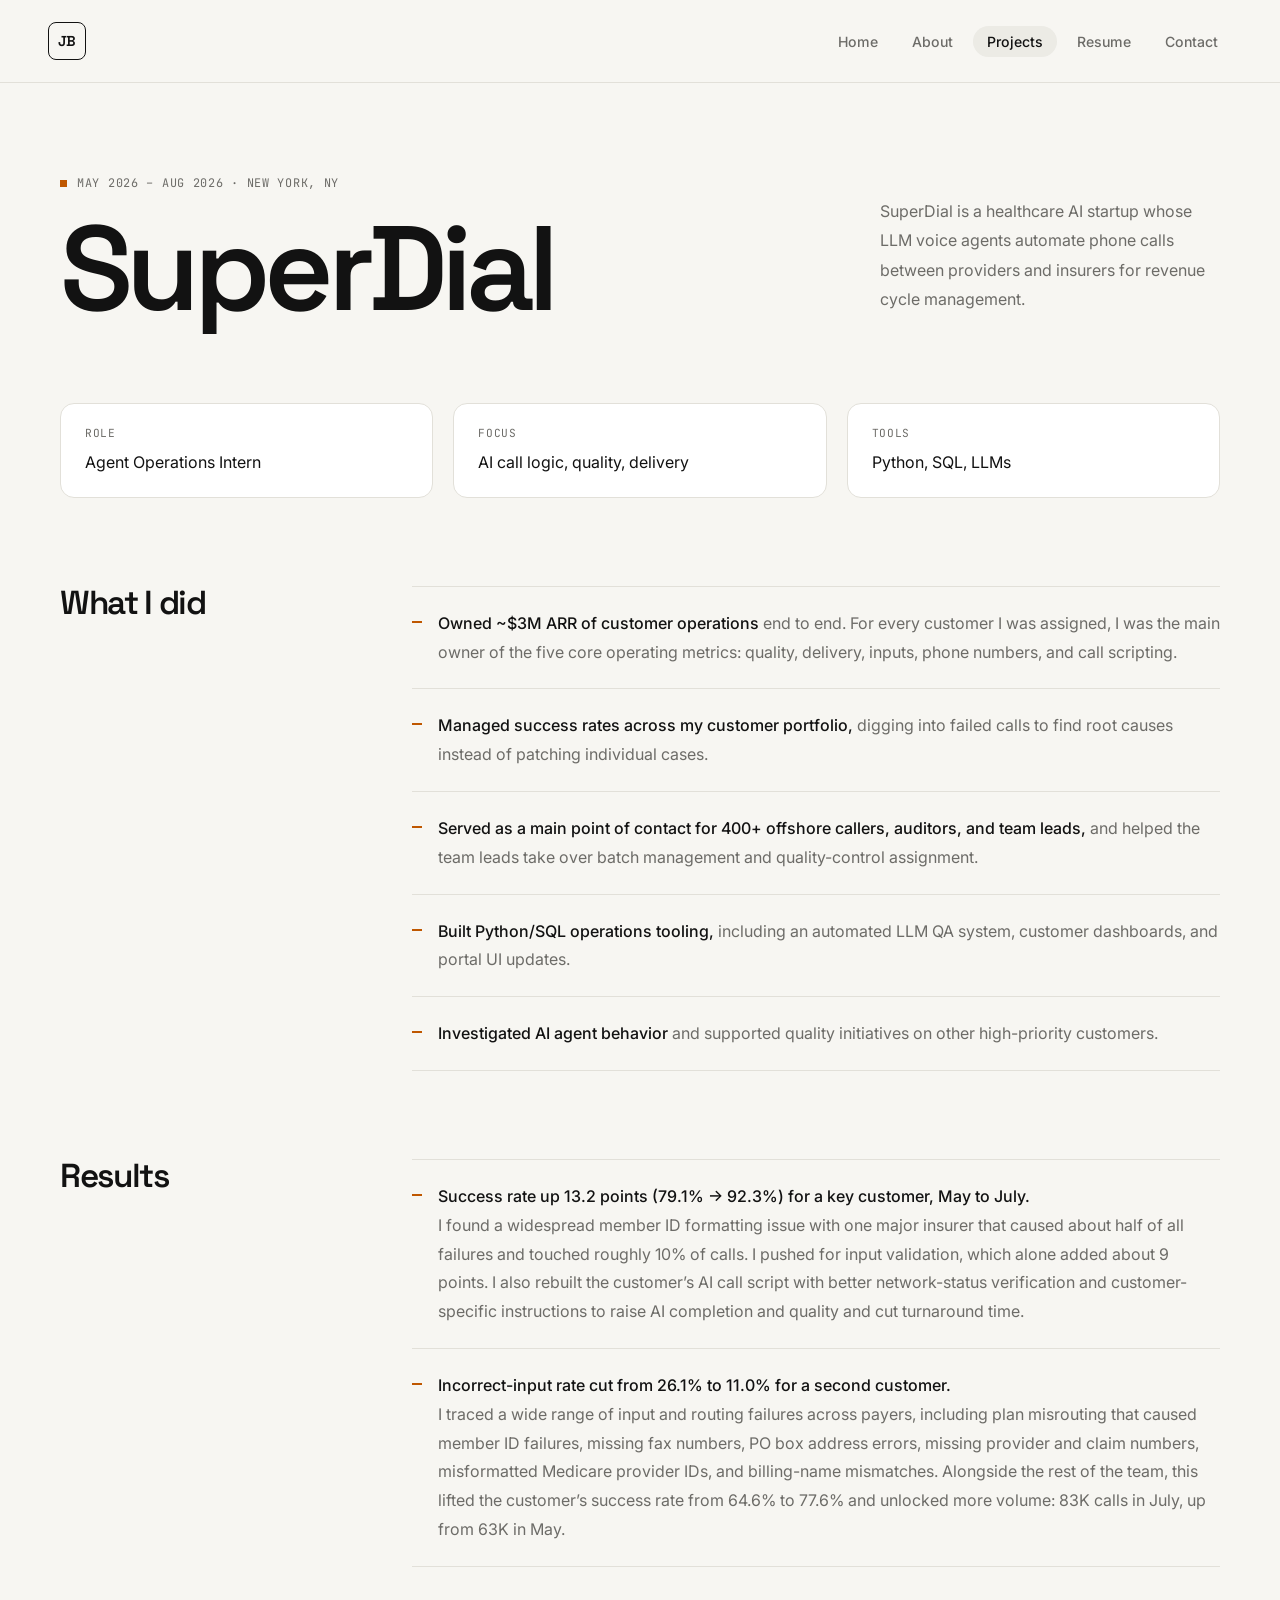
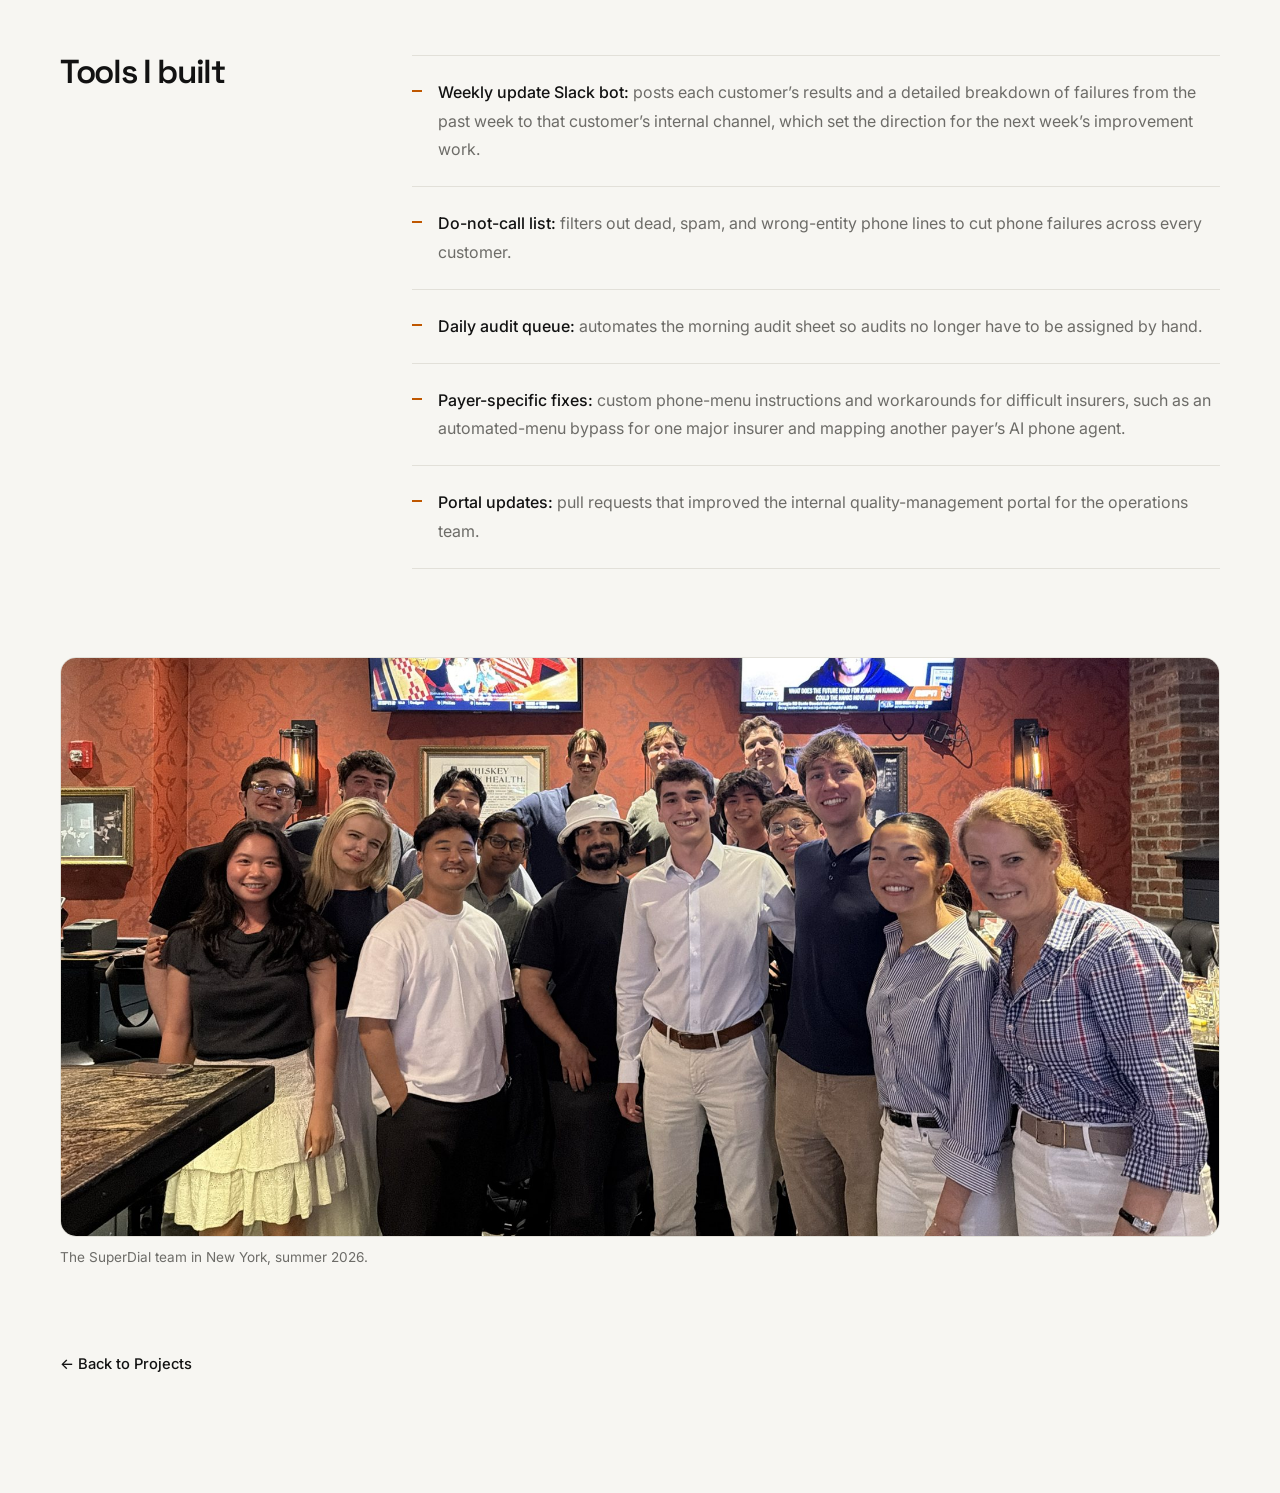
<file: projects/superdial.html>
<!DOCTYPE html>
<html lang="en">
<head>
  <meta charset="UTF-8">
  <meta name="viewport" content="width=device-width, initial-scale=1.0">
  <title>SuperDial | Jake Blaustein</title>
  <link href="https://fonts.googleapis.com/css2?family=Inter:wght@400;500&family=JetBrains+Mono:wght@400;500&family=Space+Grotesk:wght@500;600&display=swap" rel="stylesheet">
  <link rel="stylesheet" href="../styles.css">
</head>
<body>
  <nav>
    <a href="../index.html" class="nav-logo">JB</a>
    <div class="nav-links">
      <a href="../index.html">Home</a>
      <a href="../about.html">About</a>
      <a href="../projects.html" class="active">Projects</a>
      <a href="../resume.html">Resume</a>
      <a href="../contact.html">Contact</a>
    </div>
  </nav>

  <main>
    <section class="hero">
      <div>
        <span class="label">May 2026 – Aug 2026 · New York, NY</span>
        <h1 class="xl">SuperDial</h1>
      </div>
      <p>SuperDial is a healthcare AI startup whose LLM voice agents automate phone calls between providers and insurers for revenue cycle management.</p>
    </section>

    <dl class="facts">
      <div><dt>Role</dt><dd>Agent Operations Intern</dd></div>
      <div><dt>Focus</dt><dd>AI call logic, quality, delivery</dd></div>
      <div><dt>Tools</dt><dd>Python, SQL, LLMs</dd></div>
    </dl>

    <section class="detail">
      <h2>What I did</h2>
      <ul class="highlights">
        <li><strong>Owned ~$3M ARR of customer operations</strong> end to end. For every customer I was assigned, I was the main owner of the five core operating metrics: quality, delivery, inputs, phone numbers, and call scripting.</li>
        <li><strong>Managed success rates across my customer portfolio,</strong> digging into failed calls to find root causes instead of patching individual cases.</li>
        <li><strong>Served as a main point of contact for 400+ offshore callers, auditors, and team leads,</strong> and helped the team leads take over batch management and quality-control assignment.</li>
        <li><strong>Built Python/SQL operations tooling,</strong> including an automated LLM QA system, customer dashboards, and portal UI updates.</li>
        <li><strong>Investigated AI agent behavior</strong> and supported quality initiatives on other high-priority customers.</li>
      </ul>
    </section>

    <section class="detail">
      <h2>Results</h2>
      <ul class="highlights">
        <li><strong>Success rate up 13.2 points (79.1% &rarr; 92.3%) for a key customer, May to July.</strong><br>I found a widespread member ID formatting issue with one major insurer that caused about half of all failures and touched roughly 10% of calls. I pushed for input validation, which alone added about 9 points. I also rebuilt the customer&rsquo;s AI call script with better network-status verification and customer-specific instructions to raise AI completion and quality and cut turnaround time.</li>
        <li><strong>Incorrect-input rate cut from 26.1% to 11.0% for a second customer.</strong><br>I traced a wide range of input and routing failures across payers, including plan misrouting that caused member ID failures, missing fax numbers, PO box address errors, missing provider and claim numbers, misformatted Medicare provider IDs, and billing-name mismatches. Alongside the rest of the team, this lifted the customer&rsquo;s success rate from 64.6% to 77.6% and unlocked more volume: 83K calls in July, up from 63K in May.</li>
      </ul>
    </section>

    <section class="detail">
      <h2>Tools I built</h2>
      <ul class="highlights">
        <li><strong>Weekly update Slack bot:</strong> posts each customer&rsquo;s results and a detailed breakdown of failures from the past week to that customer&rsquo;s internal channel, which set the direction for the next week&rsquo;s improvement work.</li>
        <li><strong>Do-not-call list:</strong> filters out dead, spam, and wrong-entity phone lines to cut phone failures across every customer.</li>
        <li><strong>Daily audit queue:</strong> automates the morning audit sheet so audits no longer have to be assigned by hand.</li>
        <li><strong>Payer-specific fixes:</strong> custom phone-menu instructions and workarounds for difficult insurers, such as an automated-menu bypass for one major insurer and mapping another payer&rsquo;s AI phone agent.</li>
        <li><strong>Portal updates:</strong> pull requests that improved the internal quality-management portal for the operations team.</li>
      </ul>
    </section>

    <section class="figures">
      <figure>
        <img src="../images/superdial-team.jpg" alt="The SuperDial team together at a restaurant in New York">
        <figcaption>The SuperDial team in New York, summer 2026.</figcaption>
      </figure>
    </section>

    <a href="../projects.html" class="back-link">&larr; Back to Projects</a>
  </main>
</body>
</html>
</file>
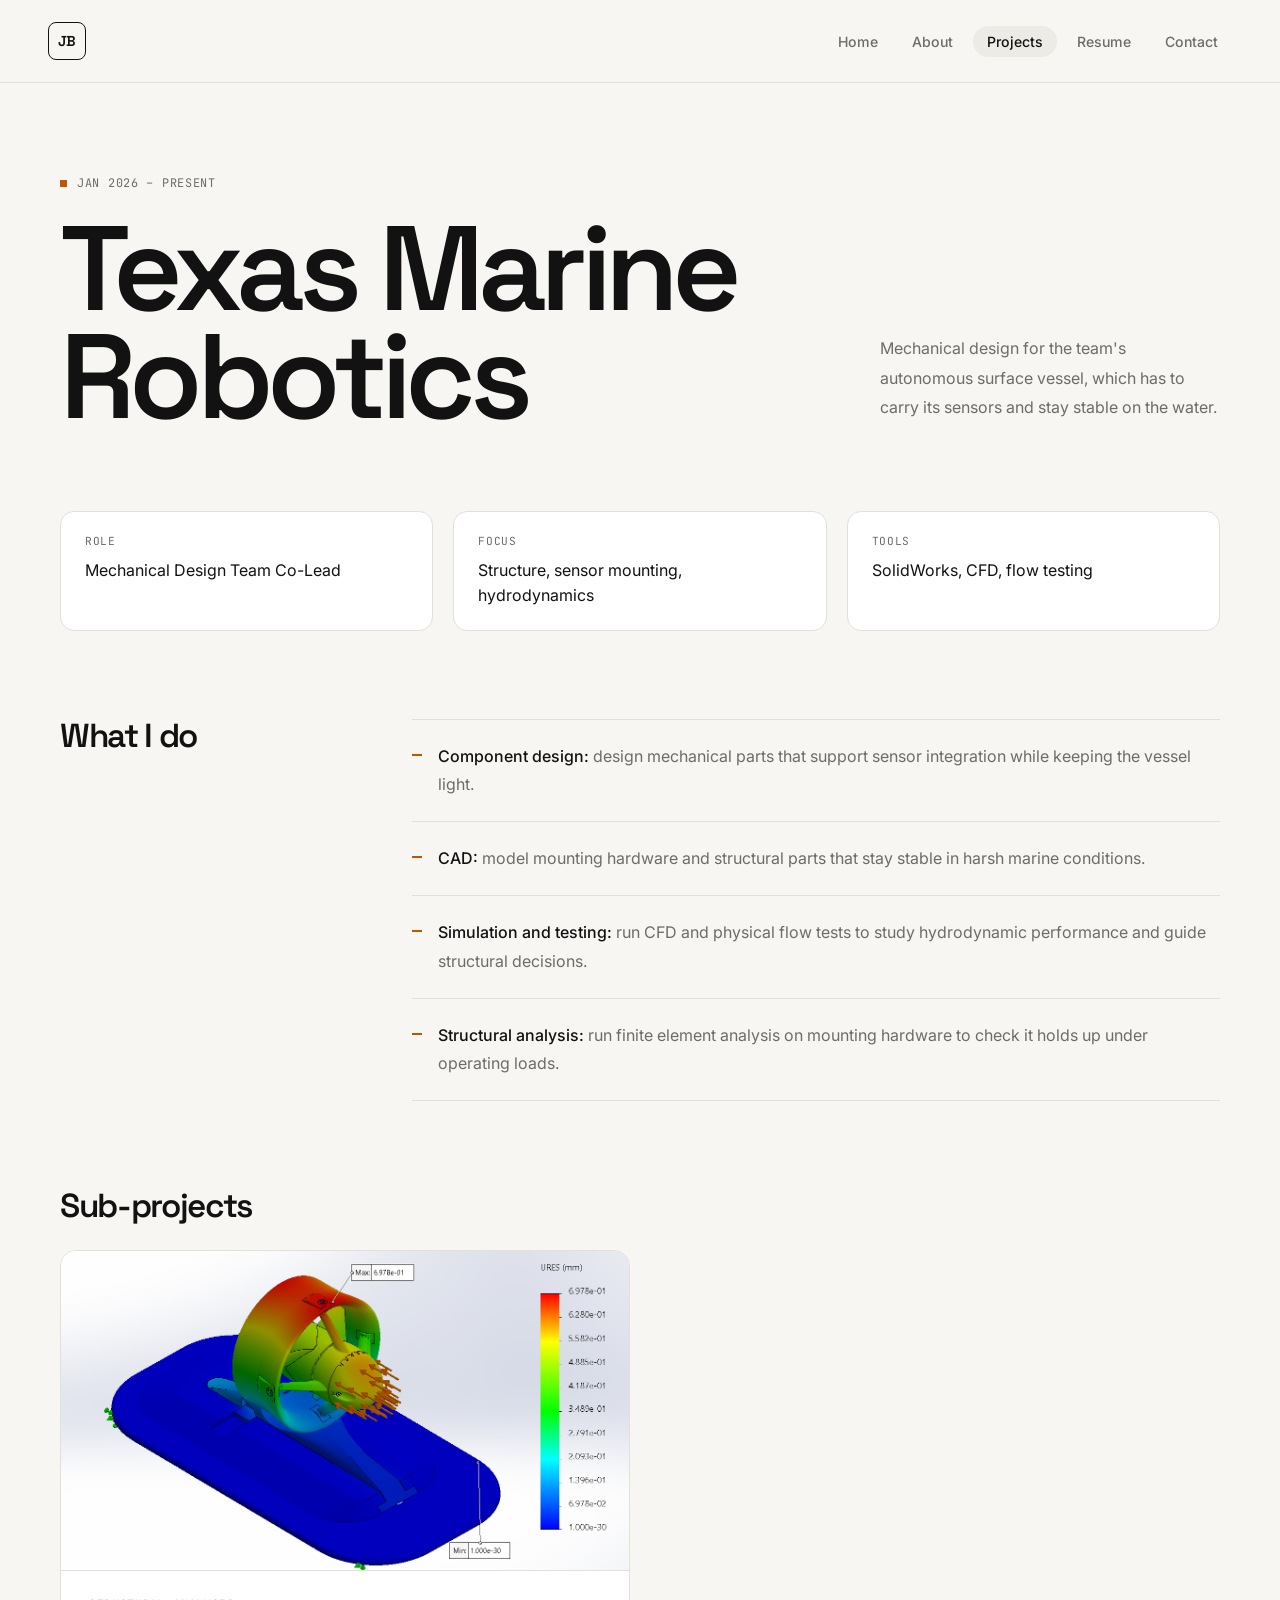
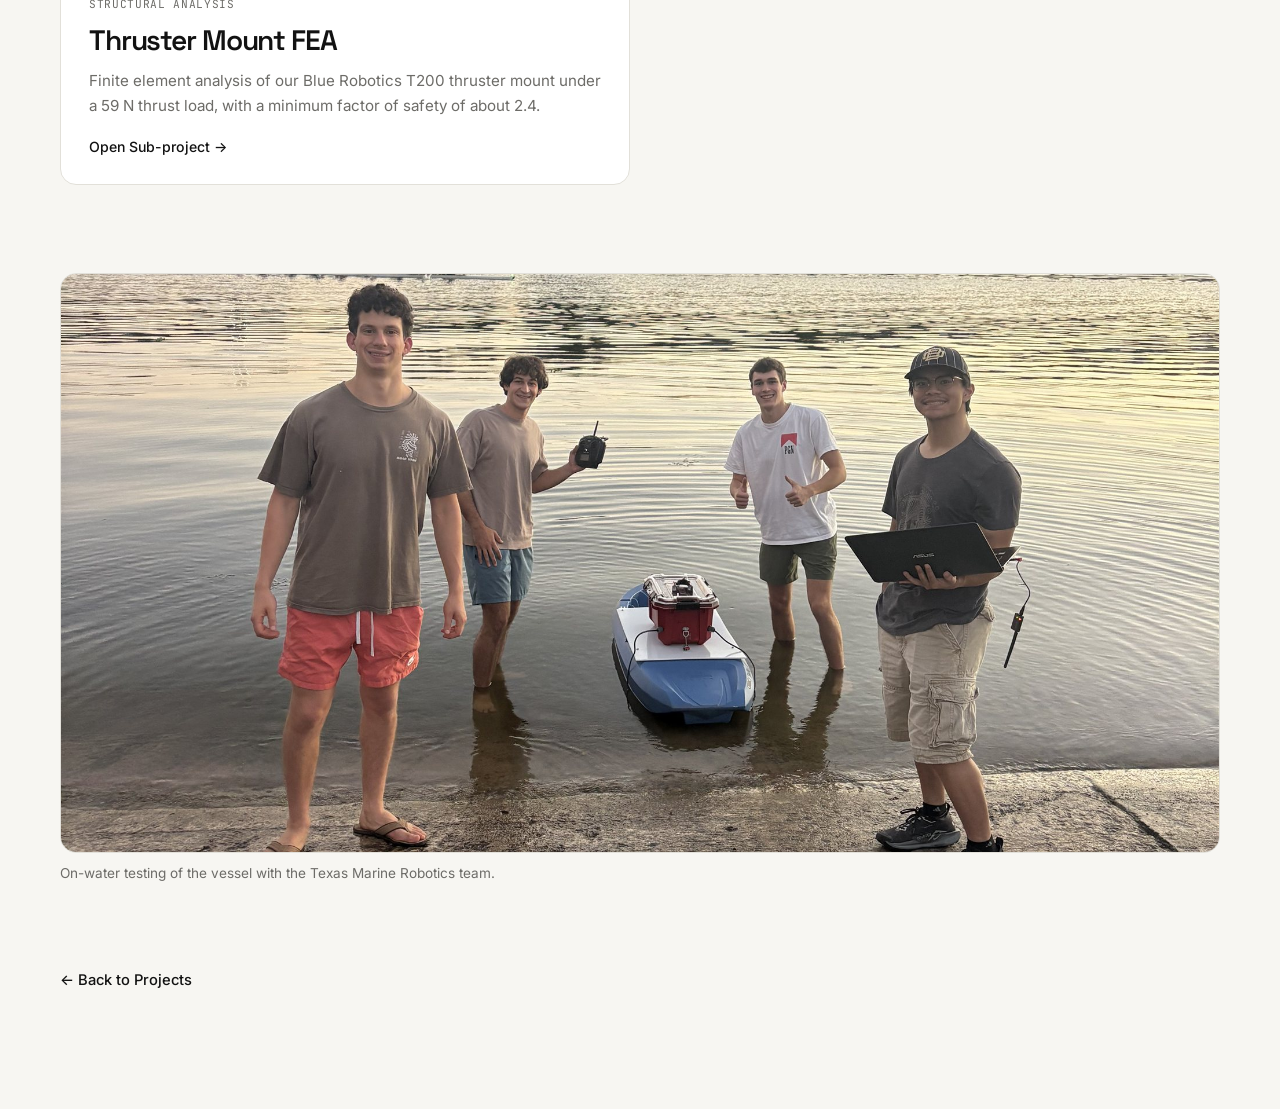
<file: projects/texas-marine-robotics.html>
<!DOCTYPE html>
<html lang="en">
<head>
  <meta charset="UTF-8">
  <meta name="viewport" content="width=device-width, initial-scale=1.0">
  <title>Texas Marine Robotics | Jake Blaustein</title>
  <link href="https://fonts.googleapis.com/css2?family=Inter:wght@400;500&family=JetBrains+Mono:wght@400;500&family=Space+Grotesk:wght@500;600&display=swap" rel="stylesheet">
  <link rel="stylesheet" href="../styles.css">
</head>
<body>
  <nav>
    <a href="../index.html" class="nav-logo">JB</a>
    <div class="nav-links">
      <a href="../index.html">Home</a>
      <a href="../about.html">About</a>
      <a href="../projects.html" class="active">Projects</a>
      <a href="../resume.html">Resume</a>
      <a href="../contact.html">Contact</a>
    </div>
  </nav>

  <main>
    <section class="hero">
      <div>
        <span class="label">Jan 2026 – Present</span>
        <h1 class="xl">Texas Marine Robotics</h1>
      </div>
      <p>Mechanical design for the team's autonomous surface vessel, which has to carry its sensors and stay stable on the water.</p>
    </section>

    <dl class="facts">
      <div><dt>Role</dt><dd>Mechanical Design Team Co-Lead</dd></div>
      <div><dt>Focus</dt><dd>Structure, sensor mounting, hydrodynamics</dd></div>
      <div><dt>Tools</dt><dd>SolidWorks, CFD, flow testing</dd></div>
    </dl>

    <section class="detail">
      <h2>What I do</h2>
      <ul class="highlights">
        <li><strong>Component design:</strong> design mechanical parts that support sensor integration while keeping the vessel light.</li>
        <li><strong>CAD:</strong> model mounting hardware and structural parts that stay stable in harsh marine conditions.</li>
        <li><strong>Simulation and testing:</strong> run CFD and physical flow tests to study hydrodynamic performance and guide structural decisions.</li>
        <li><strong>Structural analysis:</strong> run finite element analysis on mounting hardware to check it holds up under operating loads.</li>
      </ul>
    </section>

    <section class="subprojects">
      <h2>Sub-projects</h2>
      <div class="subproject-grid">
        <a href="tmr-thruster-mount.html" class="subproject">
          <img src="../images/tmr-mount-displacement.png" alt="Displacement plot of the T200 thruster mount under thrust">
          <div class="subproject-body">
            <span class="meta">Structural Analysis</span>
            <h3>Thruster Mount FEA</h3>
            <p>Finite element analysis of our Blue Robotics T200 thruster mount under a 59 N thrust load, with a minimum factor of safety of about 2.4.</p>
            <span class="card-link">Open Sub-project</span>
          </div>
        </a>
      </div>
    </section>

    <section class="figures">
      <figure>
        <img src="../images/tmr-team-launch.jpg" alt="Four Texas Marine Robotics members standing in the water with the team's autonomous surface vessel">
        <figcaption>On-water testing of the vessel with the Texas Marine Robotics team.</figcaption>
      </figure>
    </section>

    <a href="../projects.html" class="back-link">&larr; Back to Projects</a>
  </main>
</body>
</html>
</file>
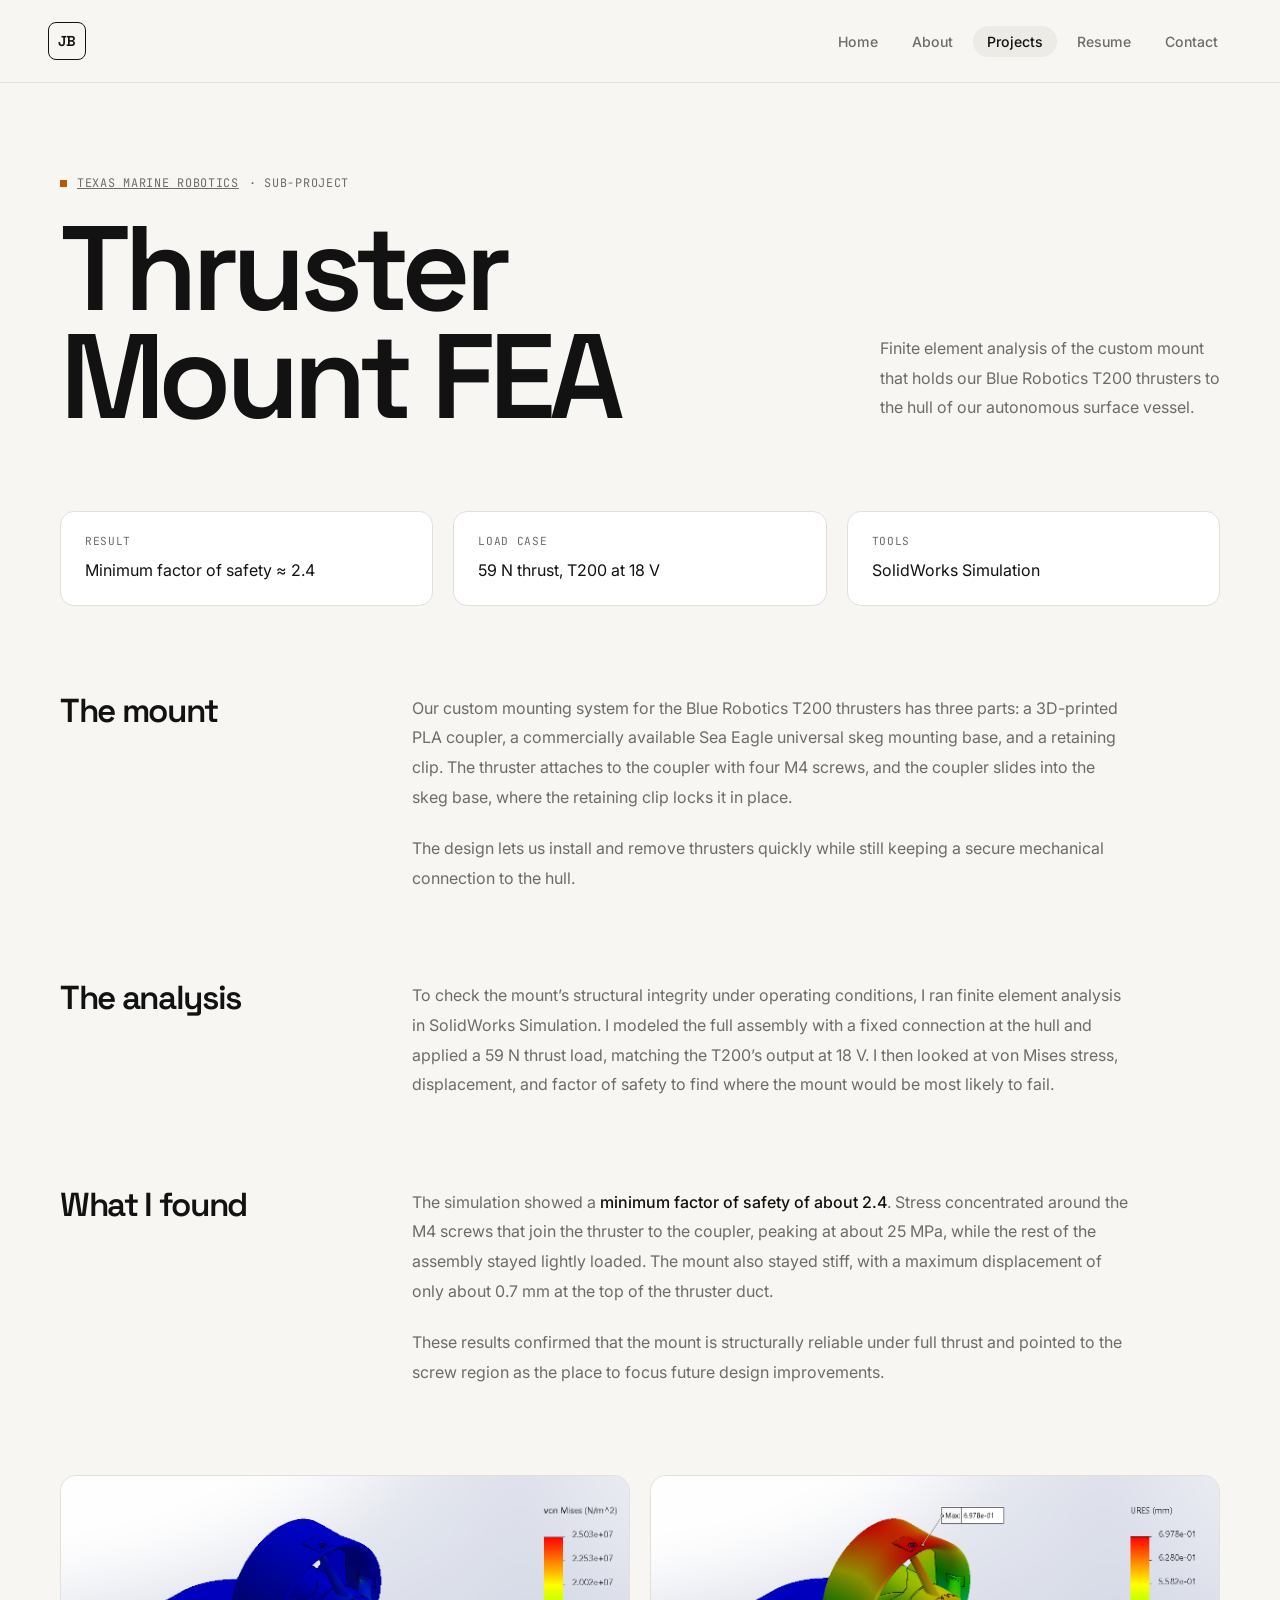
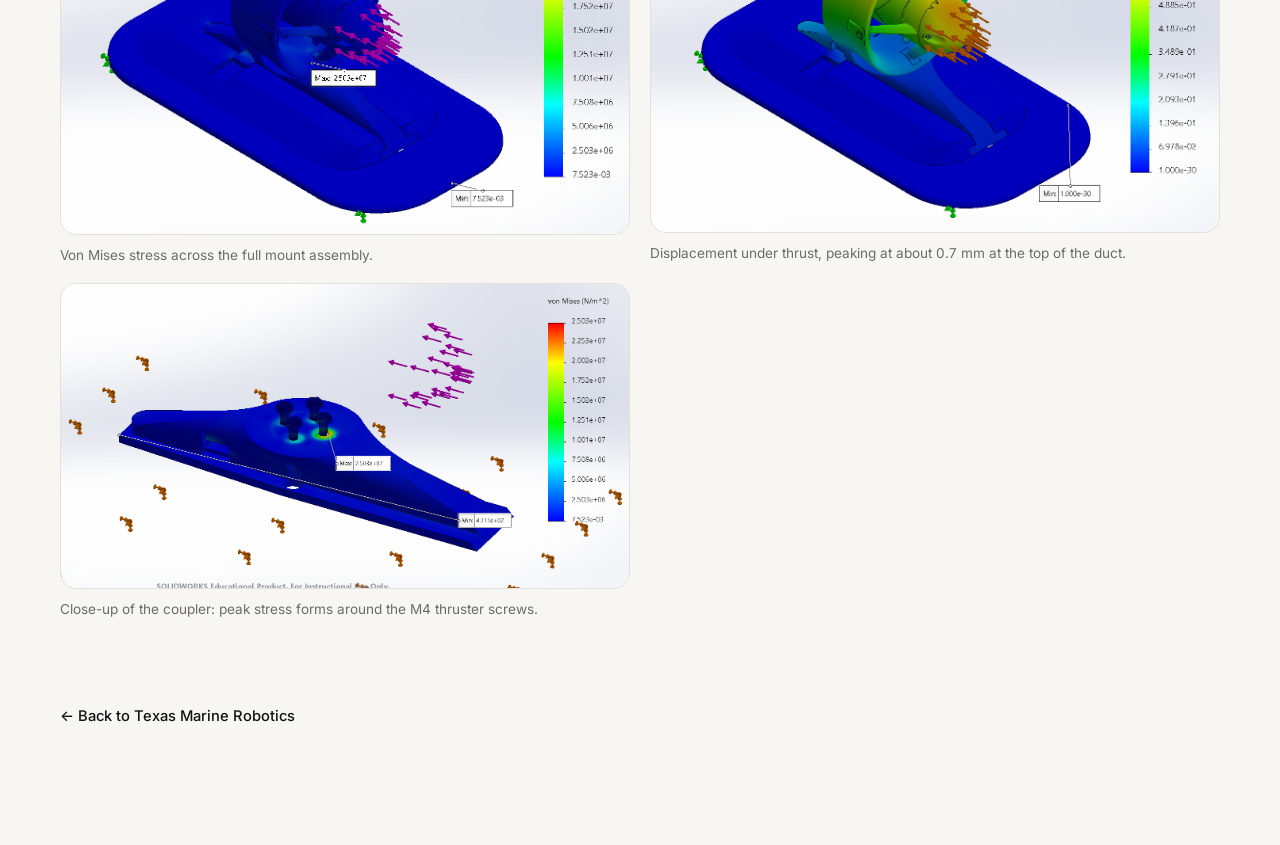
<file: projects/tmr-thruster-mount.html>
<!DOCTYPE html>
<html lang="en">
<head>
  <meta charset="UTF-8">
  <meta name="viewport" content="width=device-width, initial-scale=1.0">
  <title>Thruster Mount FEA | Jake Blaustein</title>
  <link href="https://fonts.googleapis.com/css2?family=Inter:wght@400;500&family=JetBrains+Mono:wght@400;500&family=Space+Grotesk:wght@500;600&display=swap" rel="stylesheet">
  <link rel="stylesheet" href="../styles.css">
</head>
<body>
  <nav>
    <a href="../index.html" class="nav-logo">JB</a>
    <div class="nav-links">
      <a href="../index.html">Home</a>
      <a href="../about.html">About</a>
      <a href="../projects.html" class="active">Projects</a>
      <a href="../resume.html">Resume</a>
      <a href="../contact.html">Contact</a>
    </div>
  </nav>

  <main>
    <section class="hero">
      <div>
        <span class="label"><a href="texas-marine-robotics.html">Texas Marine Robotics</a> · Sub-project</span>
        <h1 class="xl">Thruster Mount FEA</h1>
      </div>
      <p>Finite element analysis of the custom mount that holds our Blue Robotics T200 thrusters to the hull of our autonomous surface vessel.</p>
    </section>

    <dl class="facts">
      <div><dt>Result</dt><dd>Minimum factor of safety &asymp; 2.4</dd></div>
      <div><dt>Load case</dt><dd>59 N thrust, T200 at 18 V</dd></div>
      <div><dt>Tools</dt><dd>SolidWorks Simulation</dd></div>
    </dl>

    <section class="detail">
      <h2>The mount</h2>
      <div class="prose">
        <p>Our custom mounting system for the Blue Robotics T200 thrusters has three parts: a 3D-printed PLA coupler, a commercially available Sea Eagle universal skeg mounting base, and a retaining clip. The thruster attaches to the coupler with four M4 screws, and the coupler slides into the skeg base, where the retaining clip locks it in place.</p>
        <p>The design lets us install and remove thrusters quickly while still keeping a secure mechanical connection to the hull.</p>
      </div>
    </section>

    <section class="detail">
      <h2>The analysis</h2>
      <div class="prose">
        <p>To check the mount&rsquo;s structural integrity under operating conditions, I ran finite element analysis in SolidWorks Simulation. I modeled the full assembly with a fixed connection at the hull and applied a 59 N thrust load, matching the T200&rsquo;s output at 18 V. I then looked at von Mises stress, displacement, and factor of safety to find where the mount would be most likely to fail.</p>
      </div>
    </section>

    <section class="detail">
      <h2>What I found</h2>
      <div class="prose">
        <p>The simulation showed a <strong>minimum factor of safety of about 2.4</strong>. Stress concentrated around the M4 screws that join the thruster to the coupler, peaking at about 25 MPa, while the rest of the assembly stayed lightly loaded. The mount also stayed stiff, with a maximum displacement of only about 0.7 mm at the top of the thruster duct.</p>
        <p>These results confirmed that the mount is structurally reliable under full thrust and pointed to the screw region as the place to focus future design improvements.</p>
      </div>
    </section>

    <section class="figures natural">
      <figure>
        <img src="../images/tmr-mount-stress.png" alt="SolidWorks von Mises stress plot of the thruster, coupler, and skeg base under a 59 N thrust load">
        <figcaption>Von Mises stress across the full mount assembly.</figcaption>
      </figure>
      <figure>
        <img src="../images/tmr-mount-displacement.png" alt="SolidWorks displacement plot showing the thruster duct deflecting up to about 0.7 mm">
        <figcaption>Displacement under thrust, peaking at about 0.7 mm at the top of the duct.</figcaption>
      </figure>
      <figure>
        <img src="../images/tmr-mount-coupler-stress.png" alt="Close-up stress plot of the PLA coupler showing peak stress around the M4 screw holes">
        <figcaption>Close-up of the coupler: peak stress forms around the M4 thruster screws.</figcaption>
      </figure>
    </section>

    <a href="texas-marine-robotics.html" class="back-link">&larr; Back to Texas Marine Robotics</a>
  </main>
</body>
</html>
</file>
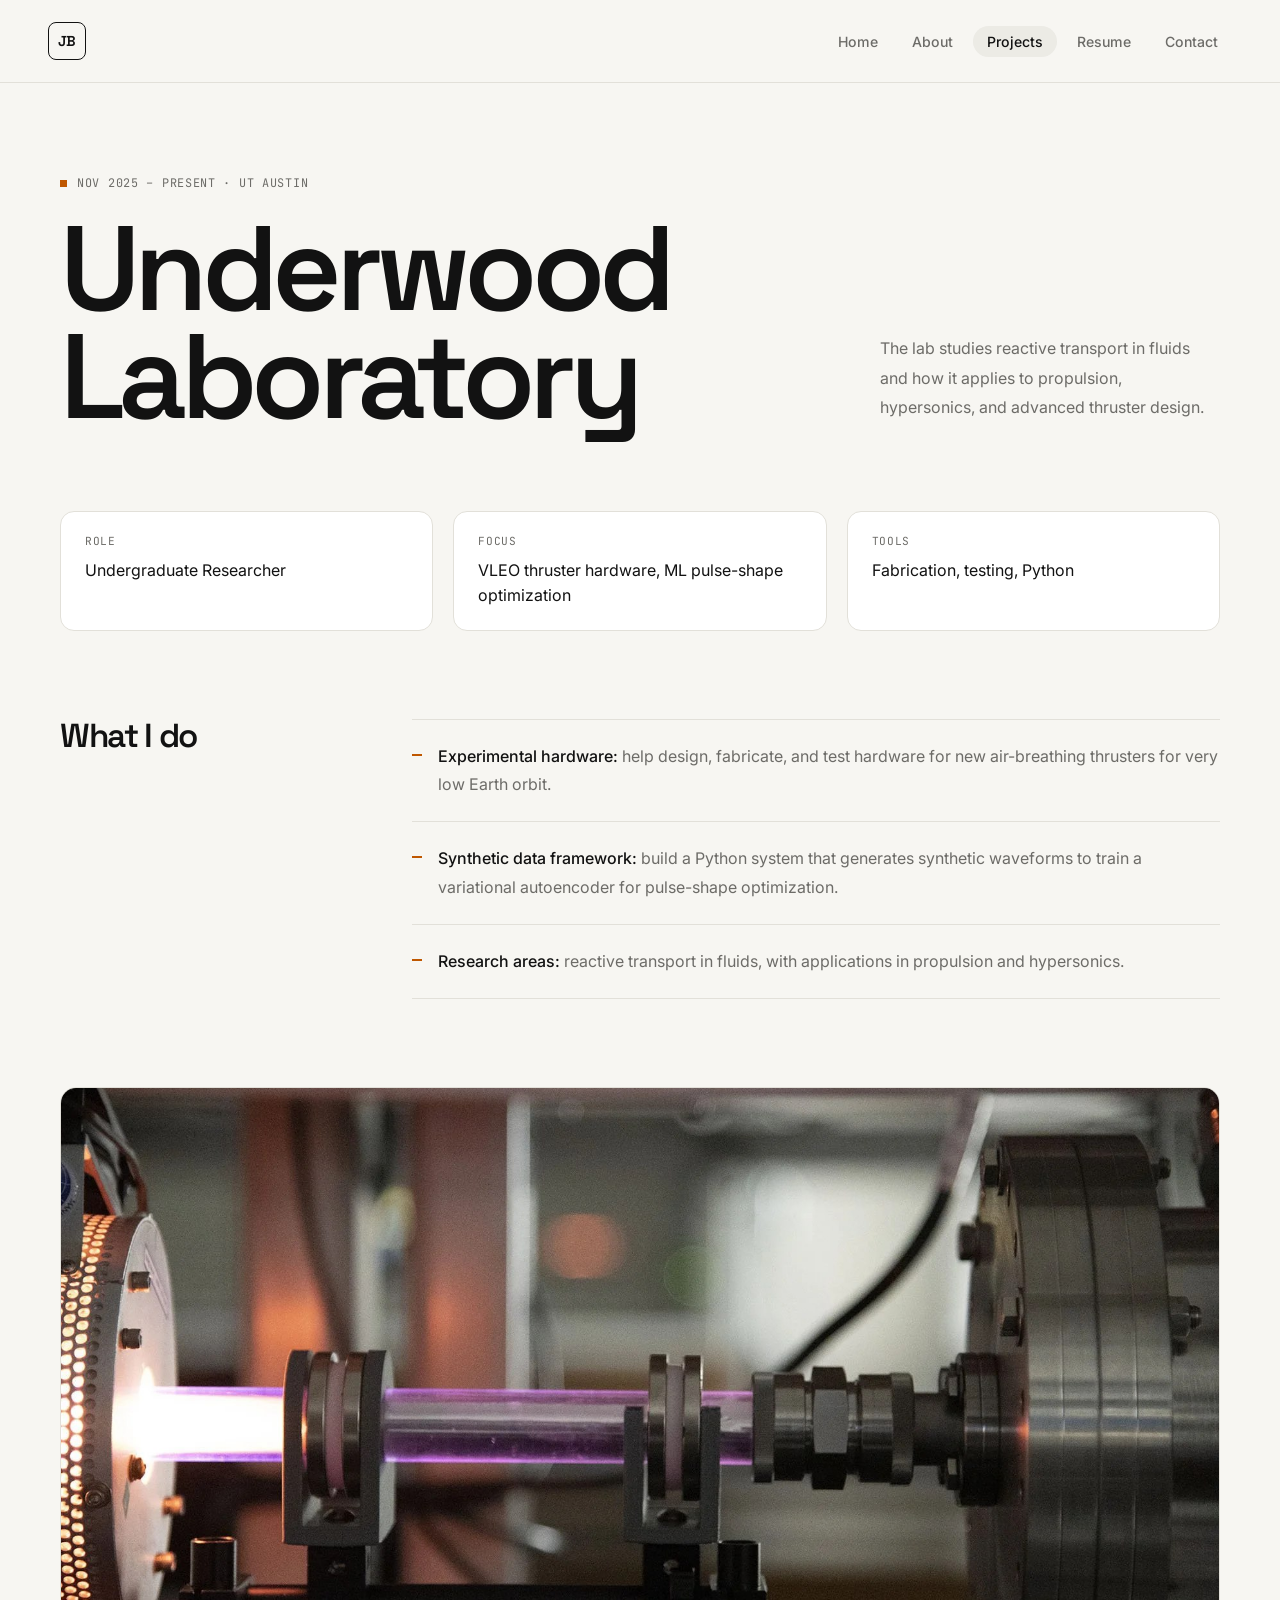
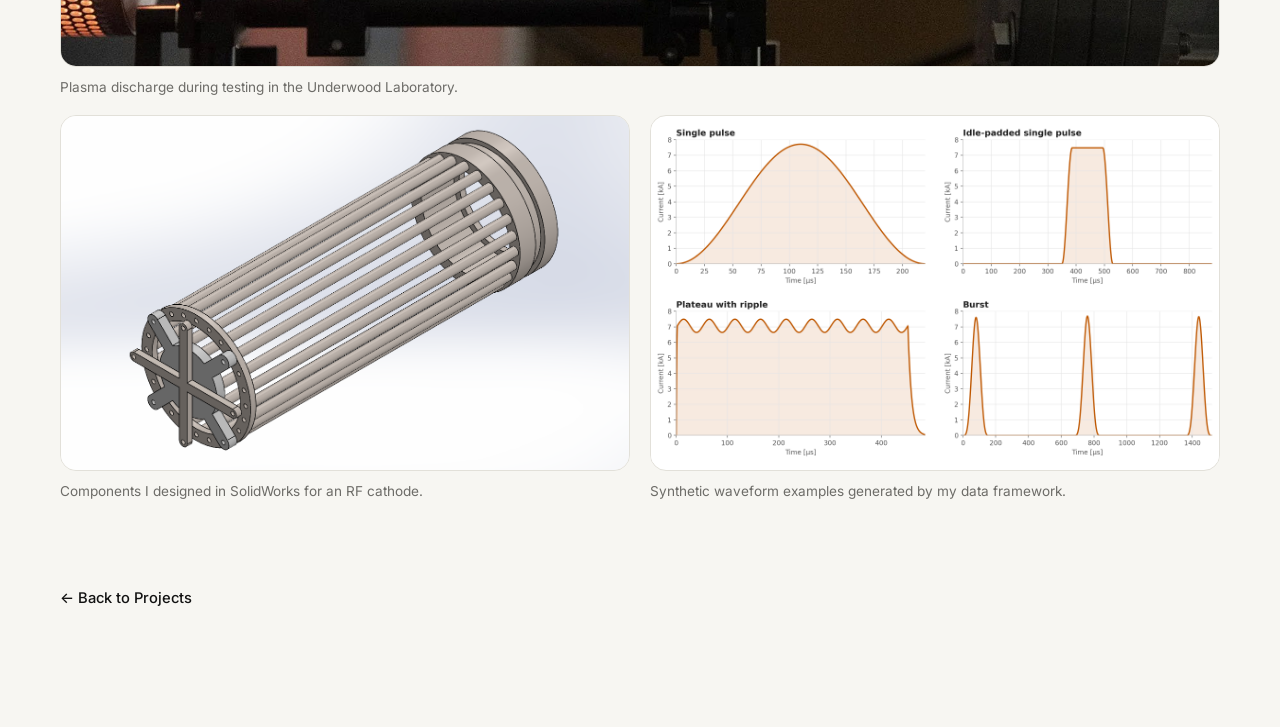
<file: projects/underwood-lab.html>
<!DOCTYPE html>
<html lang="en">
<head>
  <meta charset="UTF-8">
  <meta name="viewport" content="width=device-width, initial-scale=1.0">
  <title>Underwood Laboratory | Jake Blaustein</title>
  <link href="https://fonts.googleapis.com/css2?family=Inter:wght@400;500&family=JetBrains+Mono:wght@400;500&family=Space+Grotesk:wght@500;600&display=swap" rel="stylesheet">
  <link rel="stylesheet" href="../styles.css">
</head>
<body>
  <nav>
    <a href="../index.html" class="nav-logo">JB</a>
    <div class="nav-links">
      <a href="../index.html">Home</a>
      <a href="../about.html">About</a>
      <a href="../projects.html" class="active">Projects</a>
      <a href="../resume.html">Resume</a>
      <a href="../contact.html">Contact</a>
    </div>
  </nav>

  <main>
    <section class="hero">
      <div>
        <span class="label">Nov 2025 – Present · UT Austin</span>
        <h1 class="xl">Underwood Laboratory</h1>
      </div>
      <p>The lab studies reactive transport in fluids and how it applies to propulsion, hypersonics, and advanced thruster design.</p>
    </section>

    <dl class="facts">
      <div><dt>Role</dt><dd>Undergraduate Researcher</dd></div>
      <div><dt>Focus</dt><dd>VLEO thruster hardware, ML pulse-shape optimization</dd></div>
      <div><dt>Tools</dt><dd>Fabrication, testing, Python</dd></div>
    </dl>

    <section class="detail">
      <h2>What I do</h2>
      <ul class="highlights">
        <li><strong>Experimental hardware:</strong> help design, fabricate, and test hardware for new air-breathing thrusters for very low Earth orbit.</li>
        <li><strong>Synthetic data framework:</strong> build a Python system that generates synthetic waveforms to train a variational autoencoder for pulse-shape optimization.</li>
        <li><strong>Research areas:</strong> reactive transport in fluids, with applications in propulsion and hypersonics.</li>
      </ul>
    </section>

    <section class="figures">
      <figure>
        <img src="../images/underwood-plasma.jpg" alt="Glowing purple plasma inside a glass discharge tube mounted on an optical rail in the lab">
        <figcaption>Plasma discharge during testing in the Underwood Laboratory.</figcaption>
      </figure>
      <figure>
        <img src="../images/underwood-rf-cathode.png" alt="SolidWorks assembly of a cylindrical cage of rods between two bolted flanges, with a cross-shaped bracket on one end">
        <figcaption>Components I designed in SolidWorks for an RF cathode.</figcaption>
      </figure>
      <figure>
        <img class="contain" src="../images/underwood-waveforms.png" alt="Four synthetic current waveform types: single pulse, idle-padded single pulse, plateau with ripple, and burst">
        <figcaption>Synthetic waveform examples generated by my data framework.</figcaption>
      </figure>
    </section>

    <a href="../projects.html" class="back-link">&larr; Back to Projects</a>
  </main>
</body>
</html>
</file>
<file: styles.css>
/* ==========================================================
   Jake Blaustein — Portfolio
   To change the look, edit the colors and fonts below.
   ========================================================== */

:root {
  --bg: #f7f6f2;        /* page background (warm off-white) */
  --surface: #ffffff;   /* cards */
  --text: #121212;
  --muted: #6d6c68;
  --line: #e2e0d9;
  --soft: #ecebe5;      /* image placeholders */
  --accent: #bf5700;    /* highlight color (burnt orange) */

  --font-display: "Space Grotesk", sans-serif;
  --font-body: "Inter", sans-serif;
  --font-mono: "JetBrains Mono", monospace;
}

* { box-sizing: border-box; }

html, body {
  margin: 0;
  min-height: 100%;
  font-family: var(--font-body);
  font-weight: 400;
  background: var(--bg);
  color: var(--text);
}

body { overflow-x: hidden; }

img { display: block; max-width: 100%; }
a { color: inherit; }

/* Small technical labels */
.label, .meta, .facts dt, .contact-label, .card-num {
  font-family: var(--font-mono);
  font-weight: 400;
  text-transform: uppercase;
  letter-spacing: 0.06em;
}

/* ---------- Nav ---------- */

nav {
  position: sticky;
  top: 0;
  z-index: 10;
  display: flex;
  justify-content: space-between;
  align-items: center;
  padding: 22px 48px;
  background: rgba(247, 246, 242, 0.92);
  backdrop-filter: blur(10px);
  -webkit-backdrop-filter: blur(10px);
  border-bottom: 1px solid var(--line);
}
.nav-logo {
  display: grid;
  place-items: center;
  width: 38px;
  height: 38px;
  border: 1.5px solid var(--text);
  border-radius: 8px;
  font-family: var(--font-display);
  font-size: 0.9rem;
  font-weight: 600;
  letter-spacing: -0.02em;
  text-decoration: none;
  transition: background 0.2s ease, color 0.2s ease;
}
.nav-logo:hover { background: var(--text); color: var(--bg); }
.nav-links { display: flex; gap: 6px; }
.nav-links a {
  color: var(--muted);
  font-size: 0.88rem;
  font-weight: 500;
  padding: 7px 14px;
  border-radius: 999px;
  text-decoration: none;
  transition: color 0.2s ease, background 0.2s ease;
}
.nav-links a:hover { color: var(--text); }
.nav-links a.active { color: var(--text); background: var(--soft); }

/* ---------- Layout ---------- */

main {
  width: min(1160px, calc(100% - 96px));
  margin: 0 auto;
  padding: 92px 0 120px;
}

.label {
  display: flex;
  align-items: center;
  gap: 10px;
  margin-bottom: 24px;
  color: var(--muted);
  font-size: 0.74rem;
}
.label::before {
  content: "";
  width: 7px;
  height: 7px;
  background: var(--accent);
  flex: none;
}

h1, h2, h3 {
  font-family: var(--font-display);
  font-weight: 600;
  margin: 0;
}

h1 {
  max-width: 900px;
  font-size: clamp(2.8rem, 6vw, 4.6rem);
  letter-spacing: -0.045em;
  line-height: 0.95;
}
h1.xl {
  font-size: clamp(3.6rem, 10vw, 7.5rem);
  letter-spacing: -0.055em;
  line-height: 0.9;
}

p {
  margin: 0 0 22px;
  color: var(--muted);
  font-size: 1rem;
  line-height: 1.85;
}

/* Arrow text links */
.links { display: flex; flex-wrap: wrap; gap: 12px; }
.link {
  display: inline-flex;
  align-items: center;
  gap: 10px;
  padding: 12px 20px;
  border: 1px solid var(--line);
  border-radius: 999px;
  background: var(--surface);
  color: var(--text);
  font-size: 0.92rem;
  font-weight: 500;
  text-decoration: none;
  transition: border-color 0.2s ease, background 0.2s ease, color 0.2s ease;
}
.link::after { content: "→"; transition: transform 0.2s ease; }
.link:hover { border-color: var(--text); }
.link:hover::after { transform: translateX(3px); }
.link.primary { background: var(--text); border-color: var(--text); color: var(--bg); }
.link.primary:hover { background: var(--accent); border-color: var(--accent); }

/* ---------- Home ---------- */

.home {
  min-height: calc(100vh - 84px);
  display: flex;
  flex-direction: column;
  justify-content: center;
  padding-top: 40px;
}
.home .tagline {
  max-width: 580px;
  margin-top: 36px;
  font-size: 1.1rem;
}
.home .tagline strong { color: var(--text); font-weight: 500; }
.home .links { margin-top: 48px; }

/* ---------- Page hero ---------- */

.hero {
  display: grid;
  grid-template-columns: minmax(0, 1fr) 340px;
  gap: 72px;
  align-items: end;
  margin-bottom: 80px;
}
.hero p { margin: 0 0 8px; }

/* ---------- Image placeholder ---------- */

.ph {
  display: grid;
  place-items: center;
  background-color: var(--soft);
  background-image:
    linear-gradient(var(--line) 1px, transparent 1px),
    linear-gradient(90deg, var(--line) 1px, transparent 1px);
  background-size: 24px 24px;
  color: var(--muted);
  font-family: var(--font-mono);
  font-size: 0.68rem;
  letter-spacing: 0.06em;
  text-transform: uppercase;
  text-align: center;
  padding: 12px;
}

/* ---------- Project overview cards ---------- */

.card-grid {
  display: grid;
  grid-template-columns: repeat(3, minmax(0, 1fr));
  gap: 20px;
  counter-reset: card;
}
.card {
  counter-increment: card;
  position: relative;
  min-height: 320px;
  display: flex;
  flex-direction: column;
  justify-content: space-between;
  gap: 34px;
  padding: 28px;
  background: var(--surface);
  border: 1px solid var(--line);
  border-radius: 16px;
  text-decoration: none;
  transition: border-color 0.2s ease, transform 0.2s ease, box-shadow 0.2s ease;
}
.card::before {
  content: counter(card, decimal-leading-zero);
  position: absolute;
  top: 28px;
  right: 28px;
  font-family: var(--font-mono);
  font-size: 0.74rem;
  color: var(--muted);
}
.card:hover {
  border-color: var(--text);
  transform: translateY(-3px);
  box-shadow: 0 12px 30px -18px rgba(0, 0, 0, 0.25);
}
.card-logo {
  width: 72px;
  height: 72px;
  border-radius: 12px;
  overflow: hidden;
}
.card-logo { border: 1px solid var(--line); }
.card-logo img { width: 100%; height: 100%; object-fit: cover; }
.card-logo.ph {
  background-image: none;
  font-family: var(--font-display);
  font-size: 0.95rem;
  font-weight: 600;
  letter-spacing: 0;
  color: var(--text);
  text-transform: none;
}
.meta {
  display: block;
  margin-bottom: 12px;
  color: var(--muted);
  font-size: 0.7rem;
  line-height: 1.7;
}
.card h2 {
  font-size: clamp(1.7rem, 2.8vw, 2.3rem);
  letter-spacing: -0.04em;
  line-height: 1;
}
.card p { max-width: 300px; margin: 14px 0 0; font-size: 0.95rem; line-height: 1.65; }
.card-link {
  display: inline-block;
  margin-top: 26px;
  font-size: 0.88rem;
  font-weight: 500;
  color: var(--text);
}
.card-link::after { content: " →"; }
.card:hover .card-link { color: var(--accent); }

/* Sub-project cards on a project page: two per row, image on top */
.subprojects { margin-bottom: 88px; }
.subprojects > h2 {
  margin-bottom: 28px;
  font-size: clamp(1.6rem, 2.6vw, 2.2rem);
  letter-spacing: -0.04em;
  line-height: 1;
}
.subproject-grid {
  display: grid;
  grid-template-columns: repeat(2, minmax(0, 1fr));
  gap: 20px;
}
.subproject {
  display: flex;
  flex-direction: column;
  overflow: hidden;
  background: var(--surface);
  border: 1px solid var(--line);
  border-radius: 16px;
  text-decoration: none;
  transition: border-color 0.2s ease, transform 0.2s ease, box-shadow 0.2s ease;
}
.subproject:hover {
  border-color: var(--text);
  transform: translateY(-3px);
  box-shadow: 0 12px 30px -18px rgba(0, 0, 0, 0.25);
}
.subproject img {
  display: block;
  width: 100%;
  aspect-ratio: 16 / 9;
  object-fit: cover;
  border-bottom: 1px solid var(--line);
}
.subproject-body { padding: 24px 28px 28px; }
.subproject h3 {
  margin: 10px 0 0;
  font-size: clamp(1.4rem, 2.2vw, 1.8rem);
  letter-spacing: -0.04em;
  line-height: 1.05;
}
.subproject p { margin: 12px 0 0; color: var(--muted); font-size: 0.95rem; line-height: 1.65; }
.subproject .card-link { margin-top: 20px; }
.subproject:hover .card-link { color: var(--accent); }

/* ---------- Project detail ---------- */

.facts {
  display: grid;
  grid-template-columns: repeat(3, minmax(0, 1fr));
  gap: 20px;
  margin: 0 0 88px;
}
.facts div {
  padding: 22px 24px;
  background: var(--surface);
  border: 1px solid var(--line);
  border-radius: 14px;
}
.facts dt { color: var(--muted); font-size: 0.7rem; margin-bottom: 10px; }
.facts dd { margin: 0; font-size: 1rem; line-height: 1.55; }

.detail {
  display: grid;
  grid-template-columns: 280px minmax(0, 1fr);
  gap: 72px;
  margin-bottom: 88px;
}
.detail h2 {
  font-size: clamp(1.6rem, 2.6vw, 2.2rem);
  letter-spacing: -0.04em;
  line-height: 1;
}
.highlights { list-style: none; margin: 0; padding: 0; }
/* Paragraph-style project description, used in place of a bullet list */
.prose { max-width: 720px; }
.prose p:last-child { margin-bottom: 0; }
.prose strong { color: var(--text); font-weight: 500; }

.highlights li {
  position: relative;
  padding: 22px 0 22px 26px;
  border-top: 1px solid var(--line);
  color: var(--muted);
  line-height: 1.8;
}
.highlights li::before {
  content: "";
  position: absolute;
  left: 0;
  top: 34px;
  width: 10px;
  height: 2px;
  background: var(--accent);
}
.highlights li:last-child { border-bottom: 1px solid var(--line); }
.highlights strong { color: var(--text); font-weight: 500; }
.highlights a { text-decoration-color: var(--accent); text-underline-offset: 3px; transition: color 0.2s ease; }
.highlights a:hover { color: var(--accent); }

.figures {
  display: grid;
  grid-template-columns: repeat(2, minmax(0, 1fr));
  gap: 20px;
  margin-bottom: 88px;
}
.figures figure { margin: 0; }
.figures figure:first-child { grid-column: span 2; }
.figures .ph, .figures img {
  width: 100%;
  aspect-ratio: 16 / 10;
  object-fit: cover;
  border-radius: 16px;
  border: 1px solid var(--line);
}
.figures figure:first-child .ph, .figures figure:first-child img { aspect-ratio: 16 / 8; }
/* Show images at their own shape instead of cropping to a fixed frame */
.figures.natural { align-items: start; }
.figures.natural figure:first-child { grid-column: auto; }
.figures.natural img,
.figures.natural figure:first-child img { aspect-ratio: auto; height: auto; }
.figures img.contain { object-fit: contain; background: #fff; }
.figures figcaption { margin-top: 12px; color: var(--muted); font-size: 0.85rem; }

.back-link {
  display: inline-block;
  font-size: 0.92rem;
  font-weight: 500;
  text-decoration: none;
}
.back-link:hover { color: var(--accent); }

/* ---------- About ---------- */

.about {
  display: grid;
  grid-template-columns: minmax(0, 1fr) 320px;
  gap: 72px;
  align-items: start;
}
.about h1 {
  font-size: clamp(2.2rem, 4vw, 3.3rem);
  line-height: 1.02;
}
.copy { max-width: 700px; margin-top: 48px; }
.about .links { margin-top: 40px; }
.portrait .ph, .portrait img {
  width: 100%;
  aspect-ratio: 4 / 5;
  object-fit: cover;
  object-position: center 20%;
  border-radius: 16px;
  border: 1px solid var(--line);
}

.about-facts {
  display: grid;
  grid-template-columns: repeat(2, minmax(0, 1fr));
  gap: 20px;
  margin-top: 110px;
}
.about-facts section {
  padding: 28px;
  background: var(--surface);
  border: 1px solid var(--line);
  border-radius: 16px;
}
.about-facts .label { margin-bottom: 18px; }
.about-facts .item { margin-bottom: 18px; }
.about-facts .item:last-child { margin-bottom: 0; }
.about-facts .item-title { font-weight: 500; line-height: 1.5; }
.about-facts .item-sub { color: var(--muted); font-size: 0.92rem; line-height: 1.7; }

/* ---------- Resume ---------- */

.resume-head {
  display: flex;
  justify-content: space-between;
  align-items: end;
  gap: 32px;
  margin-bottom: 56px;
  flex-wrap: wrap;
}
.resume-head p { margin: 24px 0 0; font-size: 0.92rem; }
.resume-viewer {
  border: 1px solid var(--line);
  border-radius: 16px;
  overflow: hidden;
  background: var(--surface);
}
.resume-viewer iframe {
  display: block;
  width: 100%;
  height: min(1150px, 135vw);
  border: 0;
}

/* ---------- Contact ---------- */

.intro { max-width: 560px; margin: 36px 0 72px; }
.contact-list { border-top: 1px solid var(--line); }
.contact-item {
  display: grid;
  grid-template-columns: 220px minmax(0, 1fr);
  gap: 24px;
  align-items: baseline;
  padding: 30px 0;
  border-bottom: 1px solid var(--line);
}
.contact-label { color: var(--muted); font-size: 0.74rem; }
.contact-link {
  font-family: var(--font-display);
  font-size: clamp(1.3rem, 3vw, 2rem);
  font-weight: 500;
  letter-spacing: -0.03em;
  text-decoration: none;
  word-break: break-word;
  transition: color 0.2s ease;
}
a.contact-link:hover { color: var(--accent); }

/* ---------- Responsive ---------- */

@media (max-width: 980px) {
  .card-grid { grid-template-columns: repeat(2, minmax(0, 1fr)); }
  .detail { grid-template-columns: 1fr; gap: 28px; }
}

@media (max-width: 820px) {
  nav { padding: 16px 24px; gap: 12px; }
  .nav-links { gap: 2px; overflow-x: auto; }
  .nav-links a { padding: 7px 10px; font-size: 0.82rem; }
  main { width: calc(100% - 48px); padding: 64px 0 88px; }
  .home { min-height: auto; padding-top: 20px; }
  .hero, .about, .card-grid, .about-facts { grid-template-columns: 1fr; }
  .hero { gap: 30px; margin-bottom: 56px; }
  .about { gap: 48px; }
  .portrait { max-width: 340px; }
  .about-facts { margin-top: 72px; }
  .card { min-height: 280px; }
  .facts { grid-template-columns: 1fr; gap: 12px; }
  .figures, .subproject-grid { grid-template-columns: 1fr; }
  .figures figure:first-child { grid-column: auto; }
  .contact-item { grid-template-columns: 1fr; gap: 10px; }
}

@media (max-width: 480px) {
  .nav-logo { display: none; }
  nav { justify-content: center; }
}
</file>
